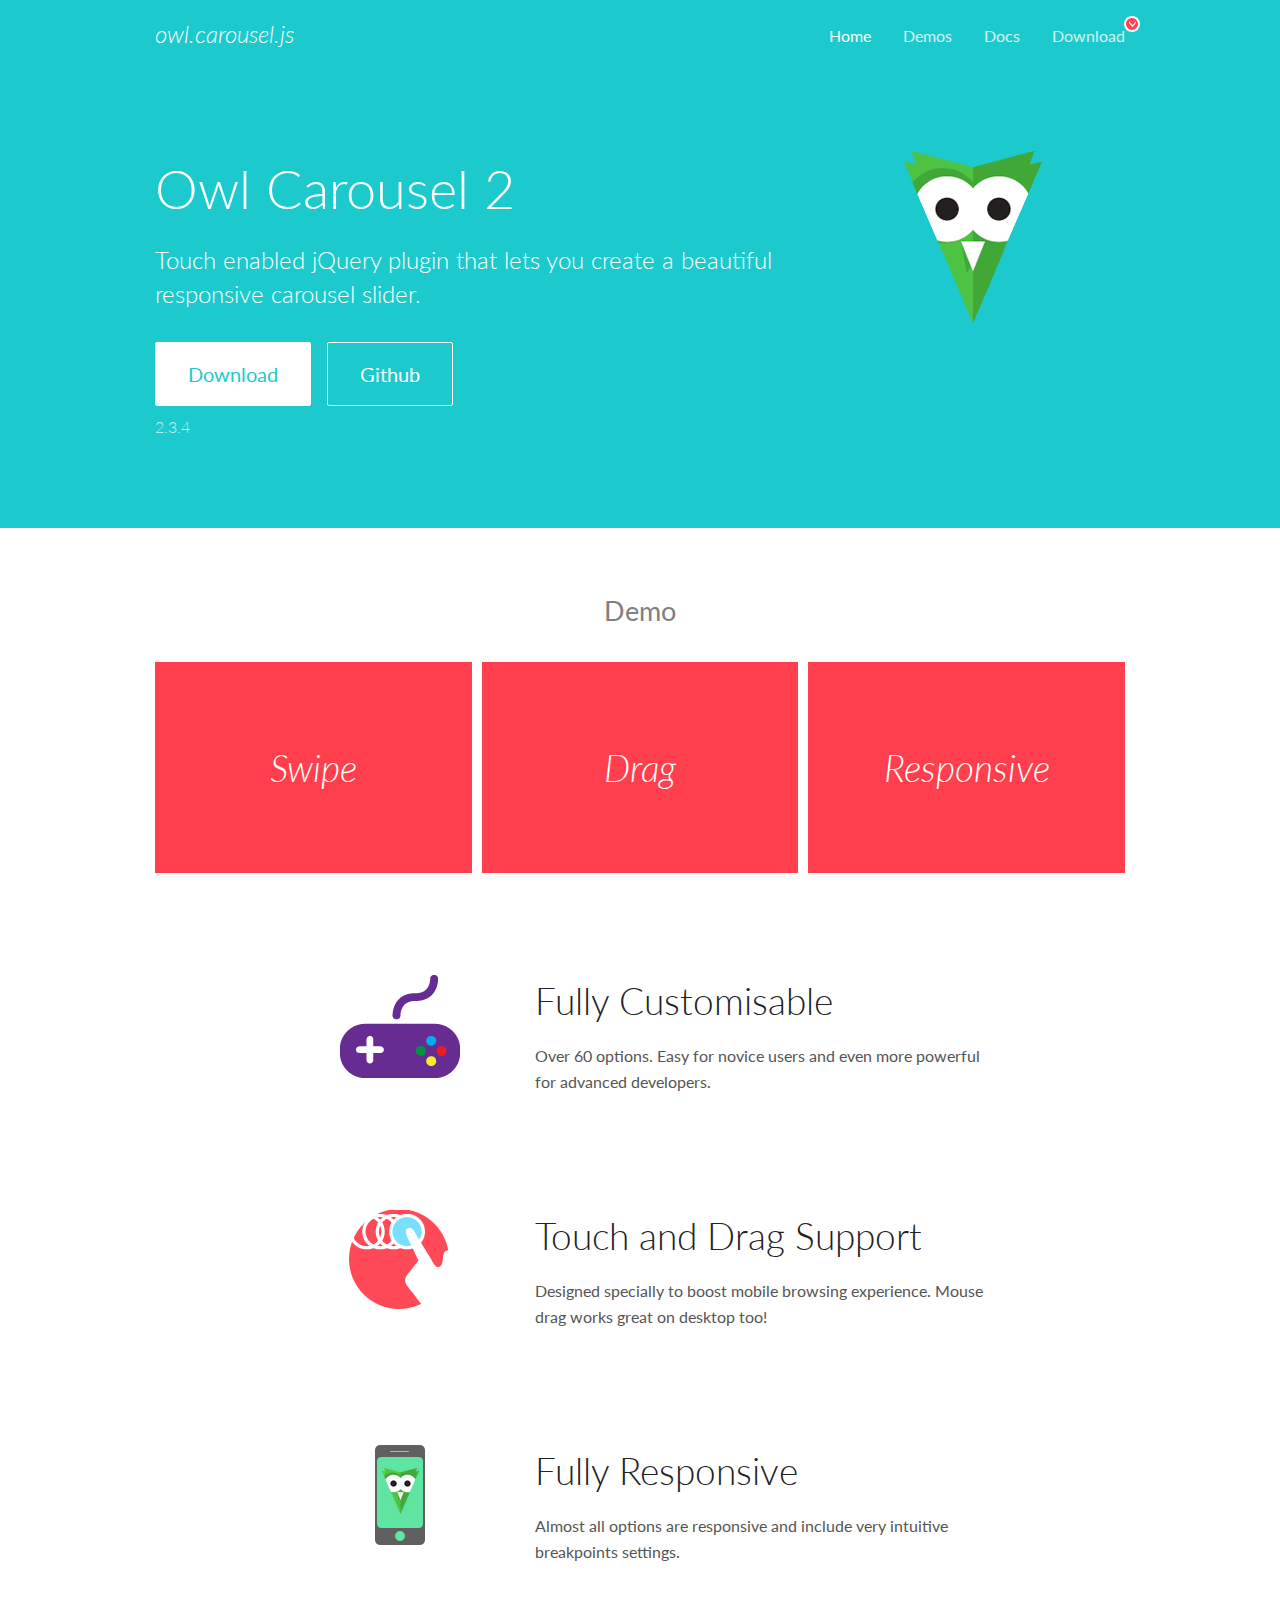
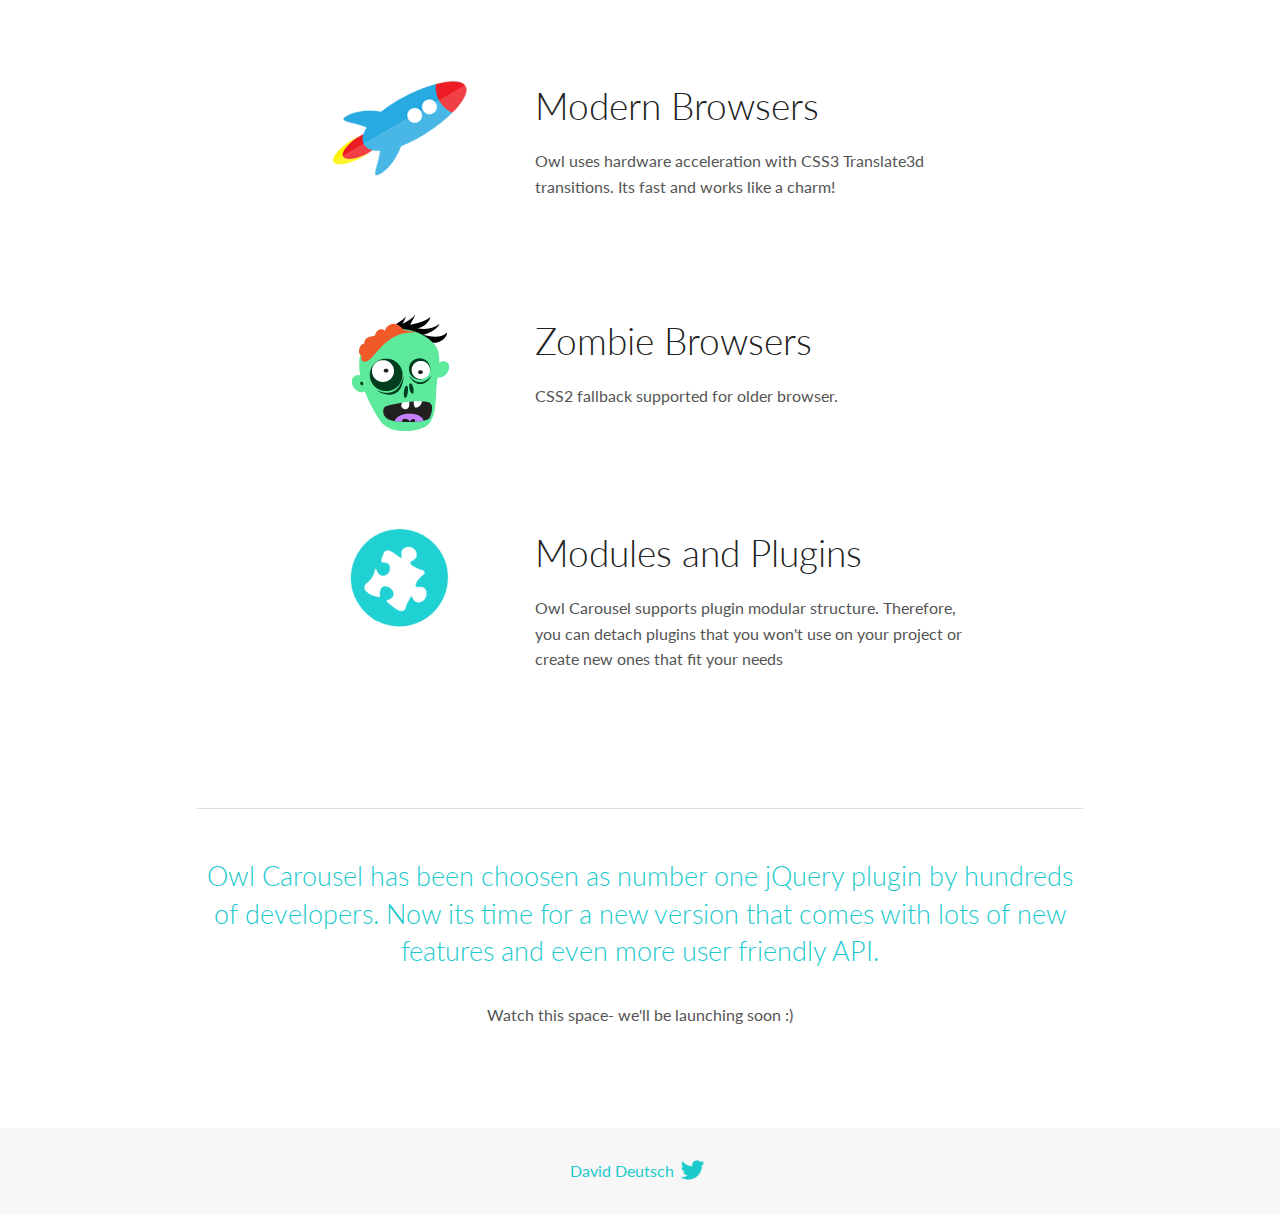
<file: OwlCarousel2-2.3.4/OwlCarousel2-2.3.4/docs/index.html>
<!DOCTYPE html>
<html lang="en">
  <head>

    <!-- head -->
    <meta charset="utf-8">
    <meta name="msapplication-tap-highlight" content="no" />
    <meta name="viewport" content="width=device-width, initial-scale=1.0" />
    <meta name="description" content="Touch enabled jQuery plugin that lets you create beautiful responsive carousel slider.">
    <meta name="author" content="David Deutsch">
    <title>
      Home | Owl Carousel | 2.3.4
    </title>

    <!-- Stylesheets -->
    <link href='https://fonts.googleapis.com/css?family=Lato:300,400,700,400italic,300italic' rel='stylesheet' type='text/css'>
    <link rel="stylesheet" href="assets/css/docs.theme.min.css">

    <!-- Owl Stylesheets -->
    <link rel="stylesheet" href="assets/owlcarousel/assets/owl.carousel.min.css">
    <link rel="stylesheet" href="assets/owlcarousel/assets/owl.theme.default.min.css">

    <!-- HTML5 shim and Respond.js IE8 support of HTML5 elements and media queries -->

    <!--[if lt IE 9]>
      <script src="https://oss.maxcdn.com/libs/html5shiv/3.7.0/html5shiv.js"></script>
      <script src="https://oss.maxcdn.com/libs/respond.js/1.3.0/respond.min.js"></script>
    <![endif]-->

    <!-- Favicons -->
    <link rel="apple-touch-icon-precomposed" sizes="144x144" href="assets/ico/apple-touch-icon-144-precomposed.png">
    <link rel="shortcut icon" href="assets/ico/favicon.png">
    <link rel="shortcut icon" href="favicon.ico">

    <!-- Yeah i know js should not be in header. Its required for demos.-->

    <!-- javascript -->
    <script src="assets/vendors/jquery.min.js"></script>
    <script src="assets/owlcarousel/owl.carousel.js"></script>
  </head>
  <body>

    <!-- header -->
    <header class="header">
      <div class="row">
        <div class="large-12 columns">
          <div class="brand left">
            <h3>
              <a href="/OwlCarousel2/">owl.carousel.js</a> 
            </h3>
          </div>
          <a id="toggle-nav" class="right">
            <span></span> <span></span> <span></span> 
          </a> 
          <div class="nav-bar">
            <ul class="clearfix">
              <li class="active">
                <a href="/OwlCarousel2/index.html">Home</a> 
              </li>
              <li> <a href="/OwlCarousel2/demos/demos.html">Demos</a>  </li>
              <li> <a href="/OwlCarousel2/docs/started-welcome.html">Docs</a>  </li>
              <li>
                <a href="https://github.com/OwlCarousel2/OwlCarousel2/archive/2.3.4.zip">Download</a> 
                <span class="download"></span> 
              </li>
            </ul>
          </div>
        </div>
      </div>
    </header>

    <!-- home panel -->
    <section id="hero">
      <div class="row">
        <div class="large-8 medium-8 columns">
          <h1>Owl Carousel 2</h1>
          <h4>Touch enabled jQuery plugin that lets you create a beautiful responsive carousel slider.</h4>
          <a href="https://github.com/OwlCarousel2/OwlCarousel2/archive/2.3.4.zip" class="hero-button">Download</a> 
          <a href="https://github.com/OwlCarousel2/OwlCarousel2" class="hero-button outline">Github</a> 
          <p>2.3.4</p>
        </div>
        <div class="large-4 medium-4 columns">
          <img class="owl-logo" src="assets/img/owl-logo.png" alt="mr. Owl">
        </div>
      </div>
    </section>

    <!-- body -->
    <div class="home-demo">
      <div class="row">
        <div class="large-12 columns">
          <h3>Demo</h3>
          <div class="owl-carousel">
            <div class="item">
              <h2>Swipe</h2>
            </div>
            <div class="item">
              <h2>Drag</h2>
            </div>
            <div class="item">
              <h2>Responsive</h2>
            </div>
            <div class="item">
              <h2>CSS3</h2>
            </div>
            <div class="item">
              <h2>Fast</h2>
            </div>
            <div class="item">
              <h2>Easy</h2>
            </div>
            <div class="item">
              <h2>Free</h2>
            </div>
            <div class="item">
              <h2>Upgradable</h2>
            </div>
            <div class="item">
              <h2>Tons of options</h2>
            </div>
            <div class="item">
              <h2>Infinity</h2>
            </div>
            <div class="item">
              <h2>Auto Width</h2>
            </div>
          </div>
        </div>
      </div>
    </div>
    <script>
      var owl = $('.owl-carousel');
      owl.owlCarousel({
        margin: 10,
        loop: true,
        responsive: {
          0: {
            items: 1
          },
          600: {
            items: 2
          },
          1000: {
            items: 3
          }
        }
      })
    </script>

    <!-- features -->
    <div id="features">
      <div class="row">
        <div class="small-12 medium-9 small-centered columns">
          <section class="row feature">
            <div class="medium-4 small-12 columns">
              <img src="assets/img/feature-options.png" alt="">
            </div>
            <div class="medium-8 small-12 columns">
              <h2>Fully Customisable</h2>
              <p>Over 60 options. Easy for novice users and even more powerful for advanced developers.</p>
            </div>
          </section>
          <section class="row feature">
            <div class="medium-4 small-12 columns">
              <img src="assets/img/feature-drag.png" alt="">
            </div>
            <div class="medium-8 small-12 columns">
              <h2>Touch and Drag Support</h2>
              <p>Designed specially to boost mobile browsing experience. Mouse drag works great on desktop too!</p>
            </div>
          </section>
          <section class="row feature">
            <div class="medium-4 small-12 columns">
              <img src="assets/img/feature-responsive.png" alt="">
            </div>
            <div class="medium-8 small-12 columns">
              <h2>Fully Responsive</h2>
              <p>Almost all options are responsive and include very intuitive breakpoints settings.</p>
            </div>
          </section>
          <section class="row feature">
            <div class="medium-4 small-12 columns">
              <img src="assets/img/feature-modern.png" alt="">
            </div>
            <div class="medium-8 small-12 columns">
              <h2>Modern Browsers</h2>
              <p>Owl uses hardware acceleration with CSS3 Translate3d transitions. Its fast and works like a charm! </p>
            </div>
          </section>
          <section class="row feature">
            <div class="medium-4 small-12 columns">
              <img src="assets/img/feature-zombie.png" alt="">
            </div>
            <div class="medium-8 small-12 columns">
              <h2>Zombie Browsers</h2>
              <p>CSS2 fallback supported for older browser.</p>
            </div>
          </section>
          <section class="row feature">
            <div class="medium-4 small-12 columns">
              <img src="assets/img/feature-module.png" alt="">
            </div>
            <div class="medium-8 small-12 columns">
              <h2>Modules and Plugins</h2>
              <p>Owl Carousel supports plugin modular structure. Therefore, you can detach plugins that you won&#x27;t use on your project or create new ones that fit your needs</p>
            </div>
          </section>
        </div>
      </div>
    </div>

    <!-- footer -->
    <section id="teaser-text">
      <div class="row">
        <div class="small-12 medium-11 small-centered columns">
          <hr>
          <h3 id="owl-carousel-has-been-choosen-as-number-one-jquery-plugin-by-hundreds-of-developers-now-its-time-for-a-new-version-that-comes-with-lots-of-new-features-and-even-more-user-friendly-api-">Owl Carousel has been choosen as number one jQuery plugin by hundreds of developers. Now its time for a new version that comes with lots of new features and even more user friendly API.</h3>
          <p>Watch this space- we&#39;ll be launching soon :)</p>
        </div>
      </div>
    </section>

    <!-- footer -->
    <footer class="footer">
      <div class="row">
        <div class="large-12 columns">
          <h5>
            <a href="/OwlCarousel2/docs/support-contact.html">David Deutsch</a> 
            <a id="custom-tweet-button" href="https://twitter.com/share?url=https://github.com/OwlCarousel2/OwlCarousel2&text=Owl Carousel - This is so awesome! " target="_blank"></a> 
          </h5>
        </div>
      </div>
    </footer>

    <!-- vendors -->
    <script src="assets/vendors/highlight.js"></script>
    <script src="assets/js/app.js"></script>
  </body>
</html>
</file>
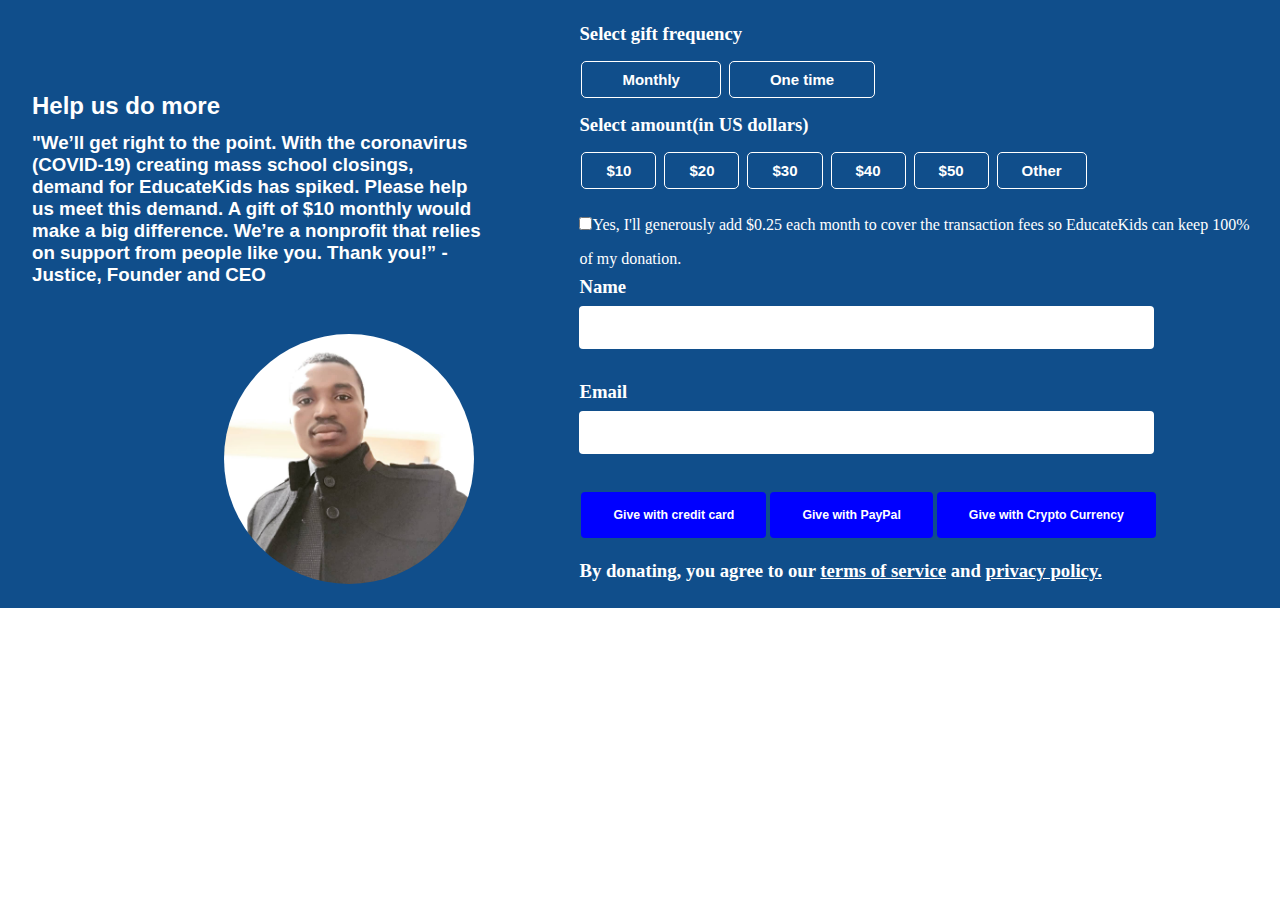
<file: donate.html>
<!DOCTYPE html>
<html lang="en">
<head>
    <meta charset="UTF-8">
    <meta name="viewport" content="width=device-width, initial-scale=1.0">
    <title>Document</title>
    <link rel="stylesheet" href="./css/donate.css">
</head>
<body>
    <form>
    <div class="myform">
        <div class="text">
            <h2 class="text1">Help us do more</h2>
            <h3 class="text2">"We’ll get right to the point. With the coronavirus (COVID-19) creating mass school closings, demand for EducateKids has spiked. Please help us meet this demand. A gift of $10 monthly would make a big difference. We’re a nonprofit that relies on support from people like you. Thank you!” - Justice, Founder and CEO
            </h3>
            <img src="./asset/justice.jpg.jpg" alt="" width="250" height="250">
        </div>
        <div class="items">
            <h3>
                Select gift frequency
            </h3>
            <div class="btn1">
            <button>Monthly</button>
            <button>One time</button>
            </div>
            <h3>Select amount(in US dollars)</h3>
                <div class="btn2">
                    <button>$10</button>
                    <button>$20</button>
                    <button>$30</button>
                    <button>$40</button>
                    <button>$50</button>
                    <button>Other</button>
                </div>
                <label for="yesbox"><input id="yesbox" type="checkbox" name="box">Yes, I'll generously add $0.25 each month to cover the transaction fees so EducateKids can keep 100% of my donation.</label>
                <h3>Name</h3>
                <input type="text" name="Name" placeholder="" class="name">
                <h3>Email</h3>
                <input type="email" name="email" placeholder="" class="name"><br/>
                
                <button class="btn3">Give with credit card</button><span><button class="btn3">Give with PayPal</button><button class="btn3">Give with Crypto Currency</button></span>
            
                <h3>By donating, you agree to our <u>terms of service</u> and <u>privacy policy.</u></h3>
        </div>
    </div>
    </form>
</body>
</html>
</file>
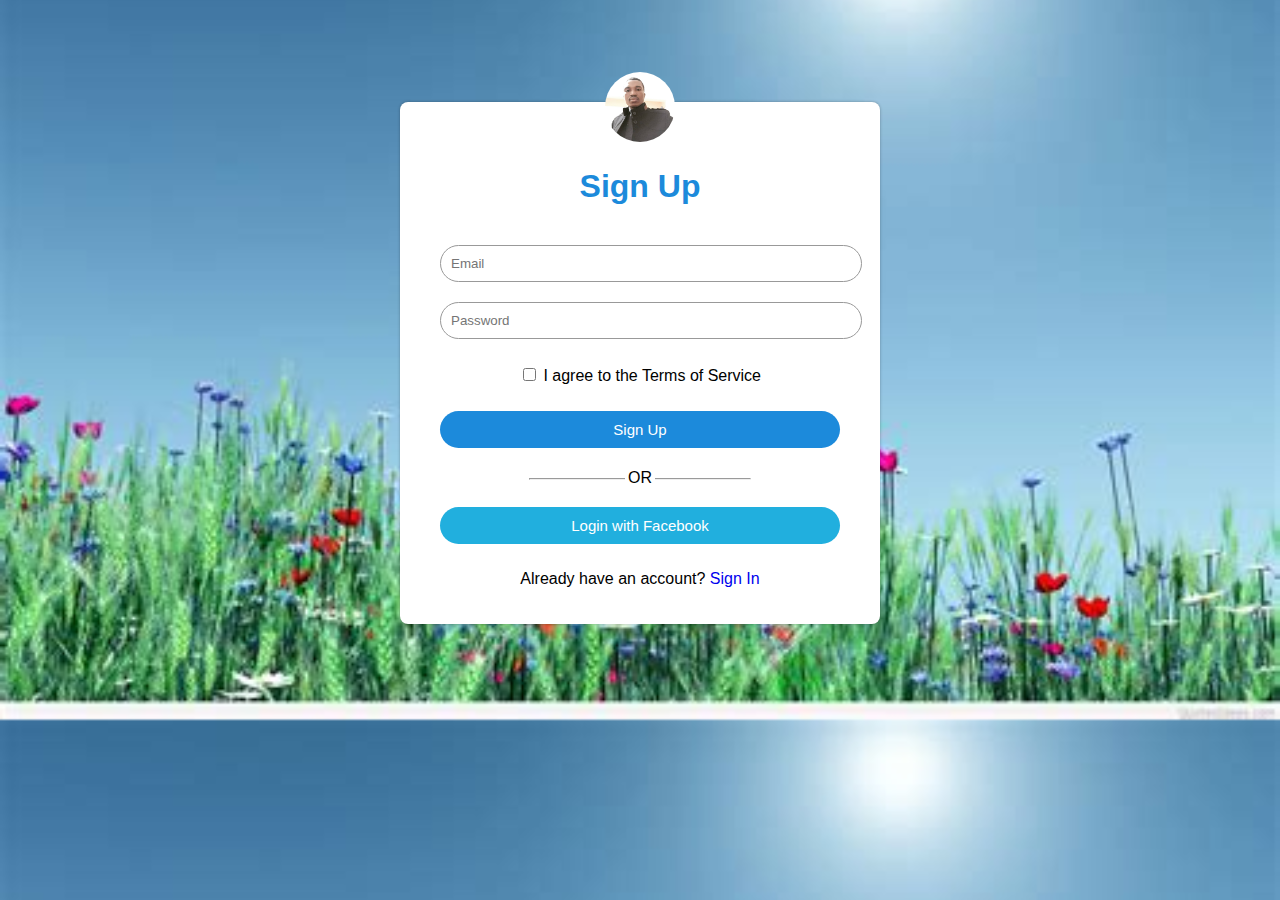
<file: signUp.html>
<!DOCTYPE html>
<html lang="en">
<head>
    <meta charset="UTF-8">
    <meta name="viewport" content="width=device-width, initial-scale=1.0">
    <title>Sign Up</title>
    <link rel="stylesheet" href="./css/signup.css">
</head>
<body>

    <div class="signup">
        <img src="./asset/justice.jpg.jpg" alt="" width="70" height="70">
        <h1>Sign Up</h1>
        <form>
            <input type="email" placeholder="Email" class="my-input" required>
            <input type="password" name="password" placeholder="Password" class="my-input" required>
            <p><span><input type="checkbox"></span> I agree to the Terms of Service</p>
            <button class="btn1">Sign Up</button>
            <hr>
            <p class="or">OR</p>
            <button class="btn2">Login with Facebook</button>
            <p>Already have an account? <a href="#">Sign In</a></p>
        </form>
    </div>

</body>
</html>
</file>
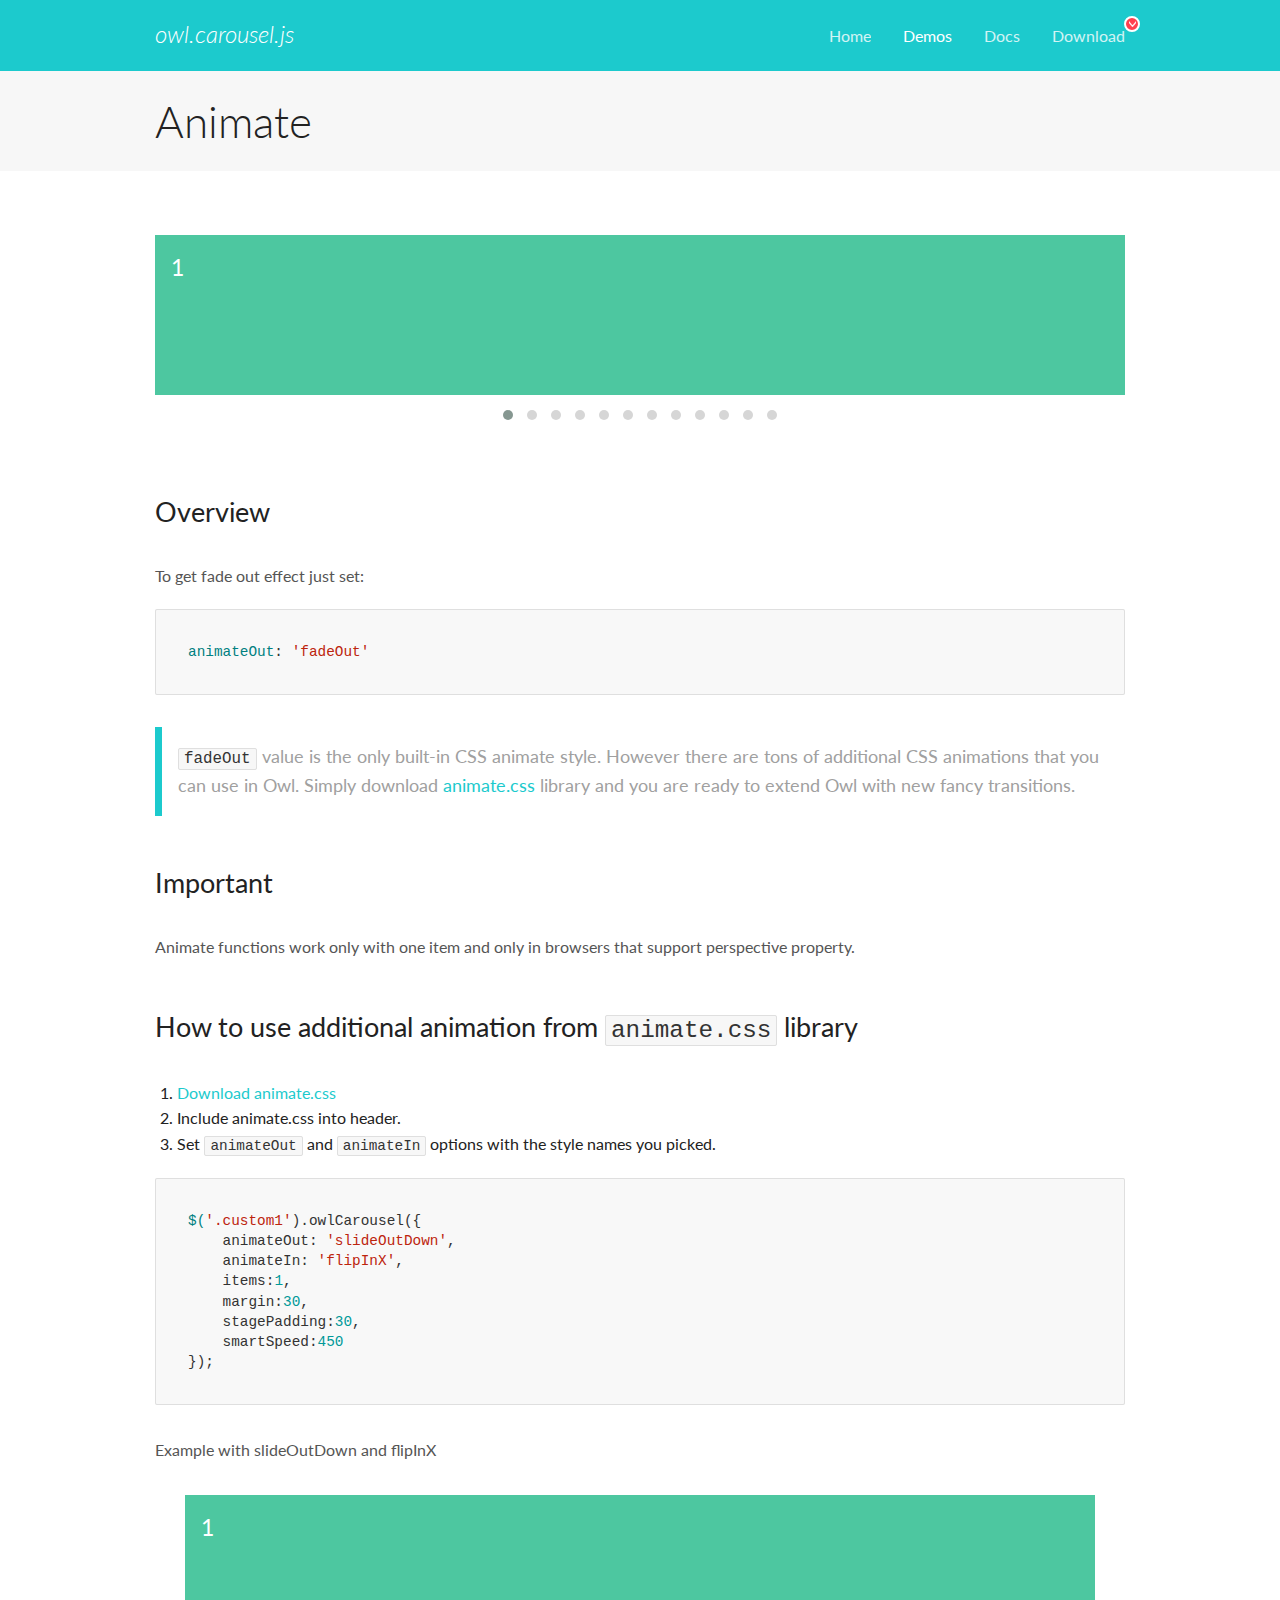
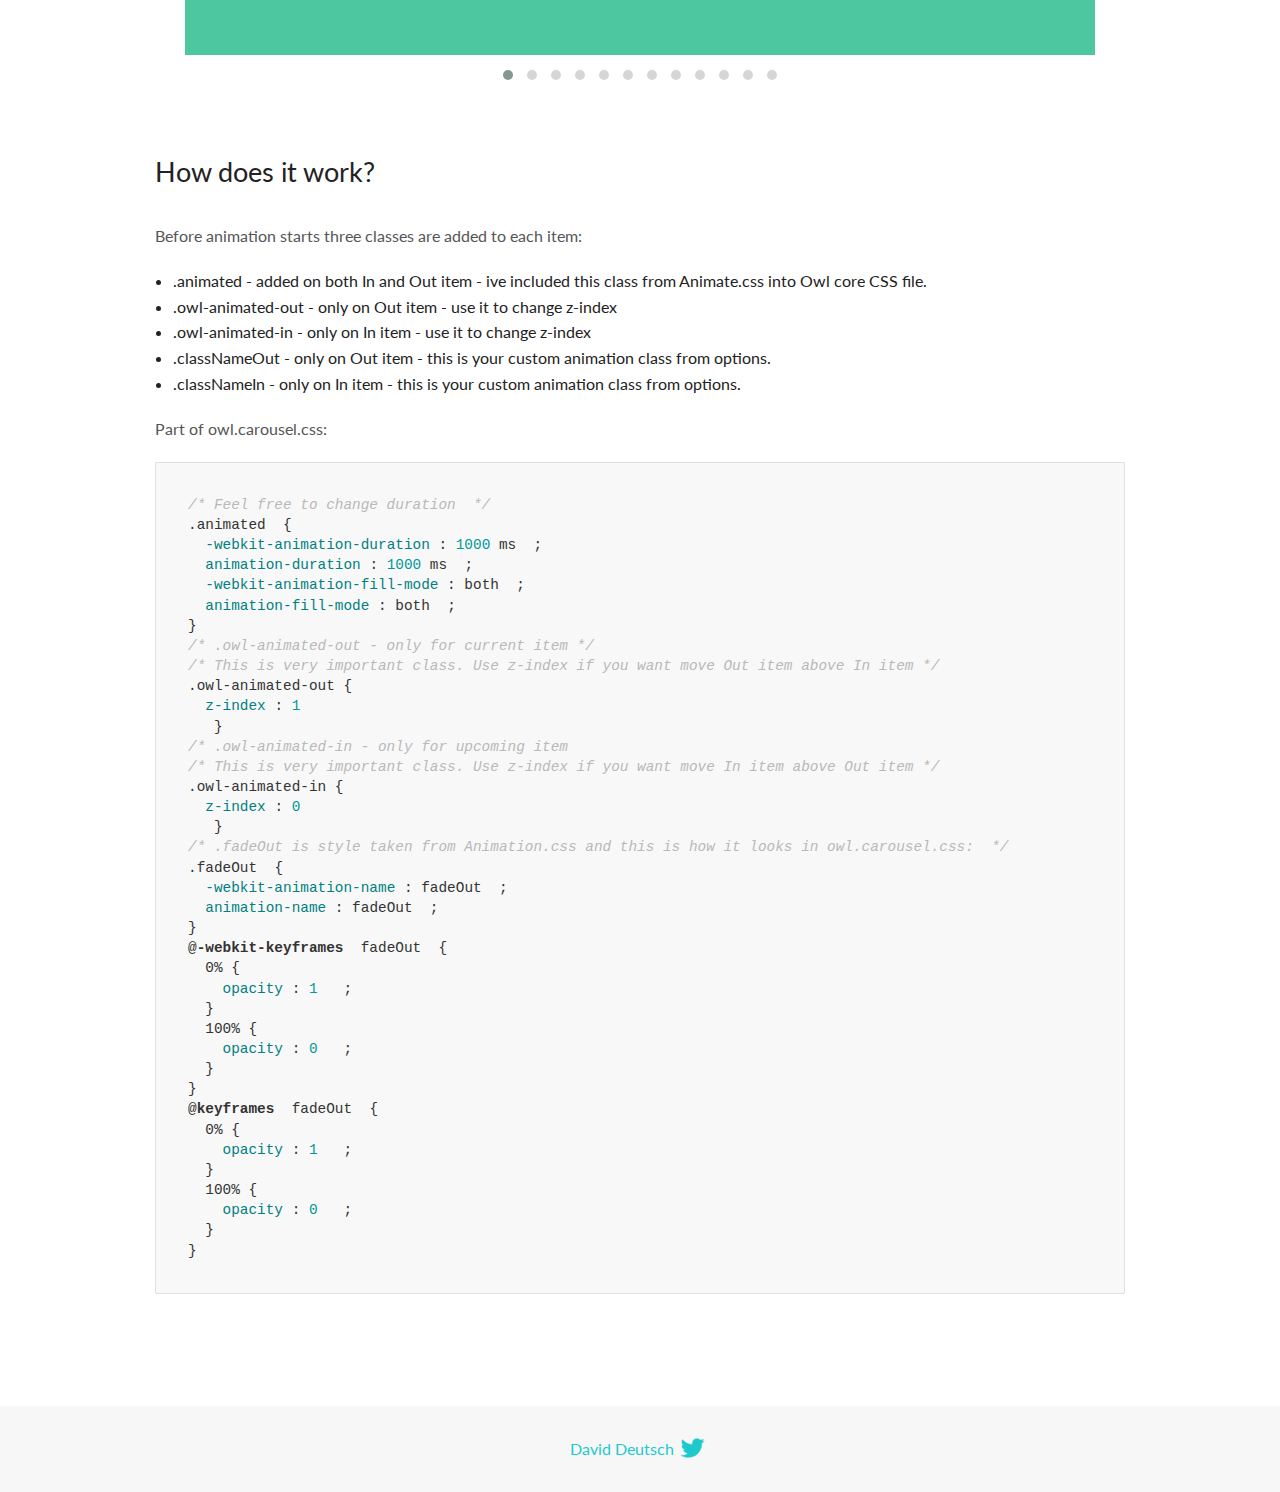
<file: OwlCarousel2-2.3.4/OwlCarousel2-2.3.4/docs/demos/animate.html>
<!DOCTYPE html>
<html lang="en">
  <head>

    <!-- head -->
    <meta charset="utf-8">
    <meta name="msapplication-tap-highlight" content="no" />
    <meta name="viewport" content="width=device-width, initial-scale=1.0" />
    <meta name="description" content="Animate carousel">
    <meta name="author" content="David Deutsch">
    <title>
      Animate Demo | Owl Carousel | 2.3.4
    </title>

    <!-- Stylesheets -->
    <link href='https://fonts.googleapis.com/css?family=Lato:300,400,700,400italic,300italic' rel='stylesheet' type='text/css'>
    <link rel="stylesheet" href="../assets/css/docs.theme.min.css">

    <!-- Owl Stylesheets -->
    <link rel="stylesheet" href="../assets/owlcarousel/assets/owl.carousel.min.css">
    <link rel="stylesheet" href="../assets/owlcarousel/assets/owl.theme.default.min.css">

    <!-- HTML5 shim and Respond.js IE8 support of HTML5 elements and media queries -->

    <!--[if lt IE 9]>
      <script src="https://oss.maxcdn.com/libs/html5shiv/3.7.0/html5shiv.js"></script>
      <script src="https://oss.maxcdn.com/libs/respond.js/1.3.0/respond.min.js"></script>
    <![endif]-->

    <!-- Favicons -->
    <link rel="apple-touch-icon-precomposed" sizes="144x144" href="../assets/ico/apple-touch-icon-144-precomposed.png">
    <link rel="shortcut icon" href="../assets/ico/favicon.png">
    <link rel="shortcut icon" href="favicon.ico">

    <!-- Yeah i know js should not be in header. Its required for demos.-->

    <!-- javascript -->
    <script src="../assets/vendors/jquery.min.js"></script>
    <script src="../assets/owlcarousel/owl.carousel.js"></script>
  </head>
  <body>

    <!-- header -->
    <header class="header">
      <div class="row">
        <div class="large-12 columns">
          <div class="brand left">
            <h3>
              <a href="/OwlCarousel2/">owl.carousel.js</a> 
            </h3>
          </div>
          <a id="toggle-nav" class="right">
            <span></span> <span></span> <span></span> 
          </a> 
          <div class="nav-bar">
            <ul class="clearfix">
              <li> <a href="/OwlCarousel2/index.html">Home</a>  </li>
              <li class="active">
                <a href="/OwlCarousel2/demos/demos.html">Demos</a> 
              </li>
              <li> <a href="/OwlCarousel2/docs/started-welcome.html">Docs</a>  </li>
              <li>
                <a href="https://github.com/OwlCarousel2/OwlCarousel2/archive/2.3.4.zip">Download</a> 
                <span class="download"></span> 
              </li>
            </ul>
          </div>
        </div>
      </div>
    </header>

    <!-- title -->
    <section class="title">
      <div class="row">
        <div class="large-12 columns">
          <h1>Animate</h1>
        </div>
      </div>
    </section>

    <!--  Demos -->
    <section id="demos">
      <div class="row">
        <div class="large-12 columns">
          <div class="fadeOut owl-carousel owl-theme">
            <div class="item">
              <h4>1</h4>
            </div>
            <div class="item">
              <h4>2</h4>
            </div>
            <div class="item">
              <h4>3</h4>
            </div>
            <div class="item">
              <h4>4</h4>
            </div>
            <div class="item">
              <h4>5</h4>
            </div>
            <div class="item">
              <h4>6</h4>
            </div>
            <div class="item">
              <h4>7</h4>
            </div>
            <div class="item">
              <h4>8</h4>
            </div>
            <div class="item">
              <h4>9</h4>
            </div>
            <div class="item">
              <h4>10</h4>
            </div>
            <div class="item">
              <h4>11</h4>
            </div>
            <div class="item">
              <h4>12</h4>
            </div>
          </div>
          <h3 id="overview">Overview</h3>
          <p>To get fade out effect just set:</p>
          <pre><code>animateOut: &#39;fadeOut&#39;</code></pre>
          <blockquote>
            <p><code>fadeOut</code> value is the only built-in CSS animate style. However there are tons of additional CSS animations that you can use in Owl. Simply download
              <a href="https://daneden.github.io/animate.css/">animate.css</a>  library and you are ready to extend Owl with new fancy transitions.</p>
          </blockquote>
          <h3 id="important">Important</h3>
          <p>Animate functions work only with one item and only in browsers that support perspective property.</p>
          <h3 id="how-to-use-additional-animation-from-animate-css-library">How to use additional animation from <code>animate.css</code> library</h3>
          <ol>
            <li> <a href="https://daneden.github.io/animate.css/">Download animate.css</a>  </li>
            <li>Include animate.css into header.</li>
            <li>Set <code>animateOut</code> and <code>animateIn</code> options with the style names you picked.</li>
          </ol>
          <pre><code>$(&#39;.custom1&#39;).owlCarousel({
    animateOut: &#39;slideOutDown&#39;,
    animateIn: &#39;flipInX&#39;,
    items:1,
    margin:30,
    stagePadding:30,
    smartSpeed:450
});</code></pre>
          <p>Example with slideOutDown and flipInX</p>
          <div class="custom1 owl-carousel owl-theme">
            <div class="item">
              <h4>1</h4>
            </div>
            <div class="item">
              <h4>2</h4>
            </div>
            <div class="item">
              <h4>3</h4>
            </div>
            <div class="item">
              <h4>4</h4>
            </div>
            <div class="item">
              <h4>5</h4>
            </div>
            <div class="item">
              <h4>6</h4>
            </div>
            <div class="item">
              <h4>7</h4>
            </div>
            <div class="item">
              <h4>8</h4>
            </div>
            <div class="item">
              <h4>9</h4>
            </div>
            <div class="item">
              <h4>10</h4>
            </div>
            <div class="item">
              <h4>11</h4>
            </div>
            <div class="item">
              <h4>12</h4>
            </div>
          </div>
          <h3 id="how-does-it-work-">How does it work?</h3>
          <p>Before animation starts three classes are added to each item:</p>
          <ul>
            <li>.animated - added on both In and Out item - ive included this class from Animate.css into Owl core CSS file.</li>
            <li>.owl-animated-out - only on Out item - use it to change z-index</li>
            <li>.owl-animated-in - only on In item - use it to change z-index</li>
            <li>.classNameOut - only on Out item - this is your custom animation class from options.</li>
            <li>.classNameIn - only on In item - this is your custom animation class from options.</li>
          </ul>
          <p>Part of owl.carousel.css:</p>
          <pre><code class="language-css"><span class="comment">/* Feel free to change duration  */</span> 
<span class="class">.animated</span>  <span class="rules">{
  <span class="rule"><span class="attribute">-webkit-animation-duration</span> :<span class="value"> <span class="number">1000</span> ms</span> </span> ;
  <span class="rule"><span class="attribute">animation-duration</span> :<span class="value"> <span class="number">1000</span> ms</span> </span> ;
  <span class="rule"><span class="attribute">-webkit-animation-fill-mode</span> :<span class="value"> both</span> </span> ;
  <span class="rule"><span class="attribute">animation-fill-mode</span> :<span class="value"> both</span> </span> ;
<span class="rule">}</span> </span> 
<span class="comment">/* .owl-animated-out - only for current item */</span> 
<span class="comment">/* This is very important class. Use z-index if you want move Out item above In item */</span> 
<span class="class">.owl-animated-out</span> <span class="rules">{
  <span class="rule"><span class="attribute">z-index</span> :<span class="value"> <span class="number">1</span> 
</span> </span> </span> }
<span class="comment">/* .owl-animated-in - only for upcoming item
/* This is very important class. Use z-index if you want move In item above Out item */</span> 
<span class="class">.owl-animated-in</span> <span class="rules">{
  <span class="rule"><span class="attribute">z-index</span> :<span class="value"> <span class="number">0</span> 
</span> </span> </span> }
<span class="comment">/* .fadeOut is style taken from Animation.css and this is how it looks in owl.carousel.css:  */</span> 
<span class="class">.fadeOut</span>  <span class="rules">{
  <span class="rule"><span class="attribute">-webkit-animation-name</span> :<span class="value"> fadeOut</span> </span> ;
  <span class="rule"><span class="attribute">animation-name</span> :<span class="value"> fadeOut</span> </span> ;
<span class="rule">}</span> </span> 
<span class="at_rule">@<span class="keyword">-webkit-keyframes</span>  fadeOut </span> {
  0% <span class="rules">{
    <span class="rule"><span class="attribute">opacity</span> :<span class="value"> <span class="number">1</span> </span> </span> ;
  <span class="rule">}</span> </span> 
  100% <span class="rules">{
    <span class="rule"><span class="attribute">opacity</span> :<span class="value"> <span class="number">0</span> </span> </span> ;
  <span class="rule">}</span> </span> 
}
<span class="at_rule">@<span class="keyword">keyframes</span>  fadeOut </span> {
  0% <span class="rules">{
    <span class="rule"><span class="attribute">opacity</span> :<span class="value"> <span class="number">1</span> </span> </span> ;
  <span class="rule">}</span> </span> 
  100% <span class="rules">{
    <span class="rule"><span class="attribute">opacity</span> :<span class="value"> <span class="number">0</span> </span> </span> ;
  <span class="rule">}</span> </span> 
}</code></pre>
          <link rel="stylesheet" href="../assets/css/animate.css">
          <script>
            jQuery(document).ready(function($) {
              $('.fadeOut').owlCarousel({
                items: 1,
                animateOut: 'fadeOut',
                loop: true,
                margin: 10,
              });
              $('.custom1').owlCarousel({
                animateOut: 'slideOutDown',
                animateIn: 'flipInX',
                items: 1,
                margin: 30,
                stagePadding: 30,
                smartSpeed: 450
              });
            });
          </script>
        </div>
      </div>
    </section>

    <!-- footer -->
    <footer class="footer">
      <div class="row">
        <div class="large-12 columns">
          <h5>
            <a href="/OwlCarousel2/docs/support-contact.html">David Deutsch</a> 
            <a id="custom-tweet-button" href="https://twitter.com/share?url=https://github.com/OwlCarousel2/OwlCarousel2&text=Owl Carousel - This is so awesome! " target="_blank"></a> 
          </h5>
        </div>
      </div>
    </footer>

    <!-- vendors -->
    <script src="../assets/vendors/highlight.js"></script>
    <script src="../assets/js/app.js"></script>
  </body>
</html>
</file>
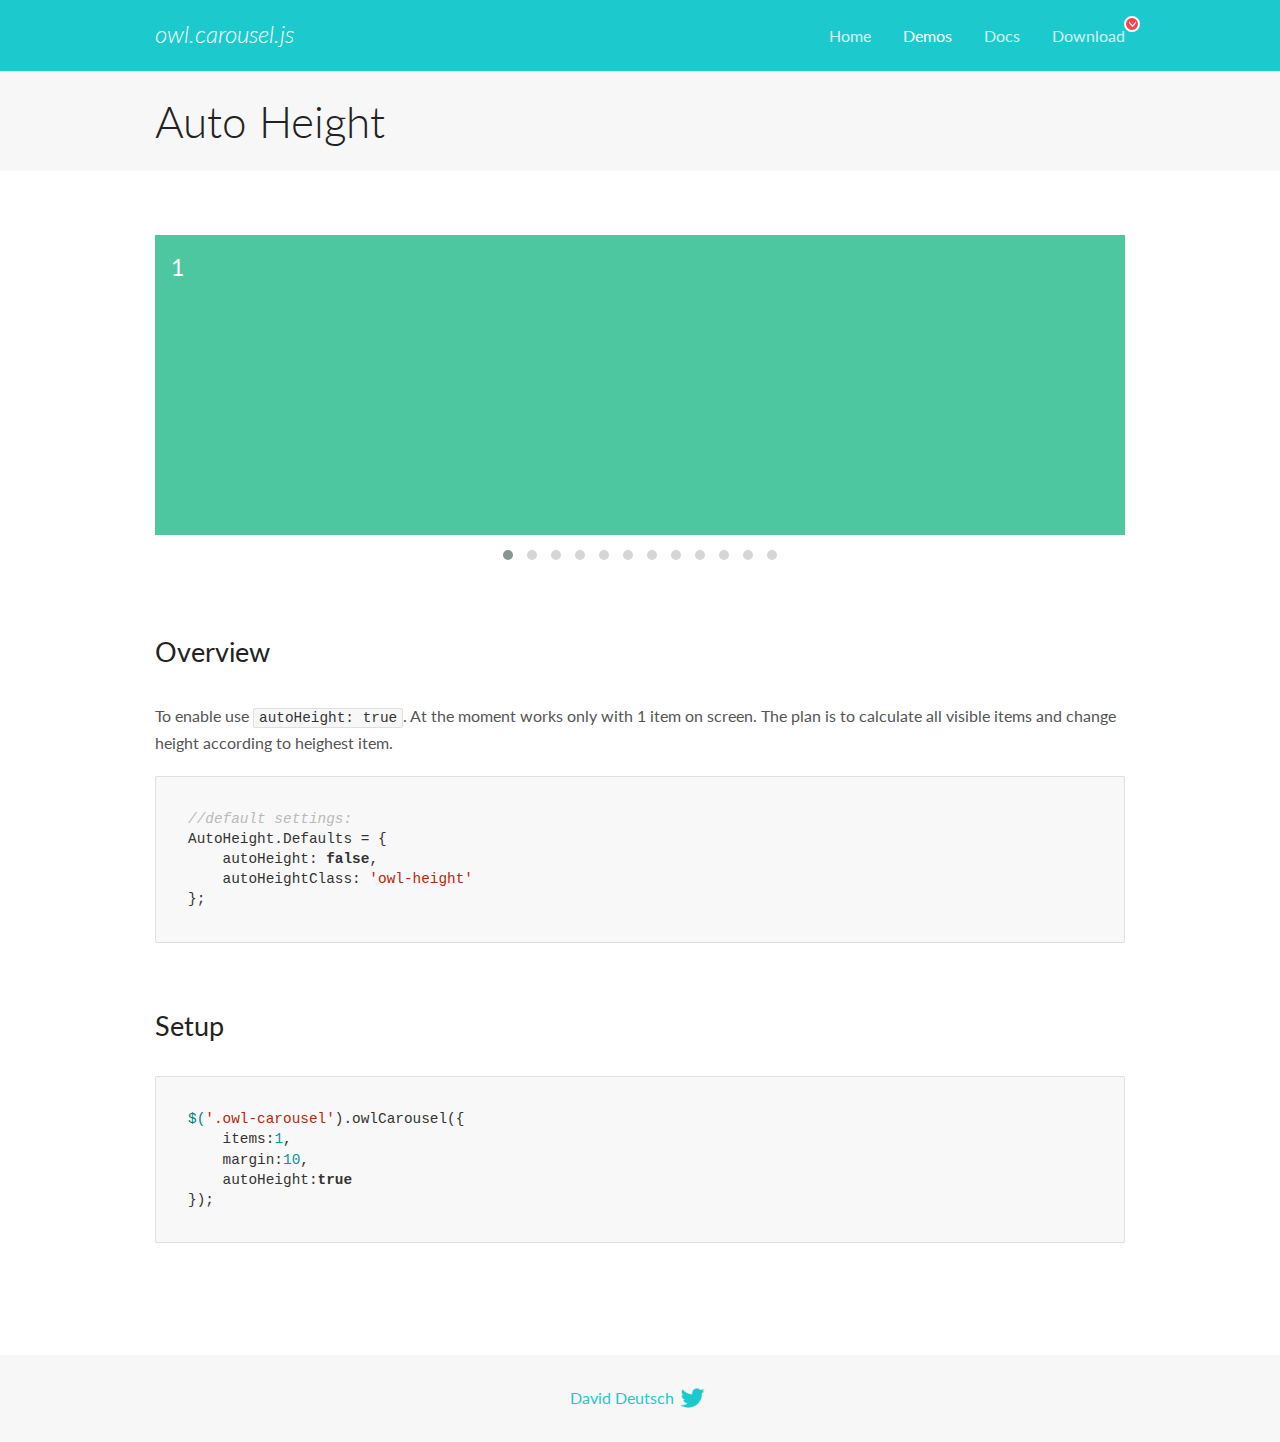
<file: OwlCarousel2-2.3.4/OwlCarousel2-2.3.4/docs/demos/autoheight.html>
<!DOCTYPE html>
<html lang="en">
  <head>

    <!-- head -->
    <meta charset="utf-8">
    <meta name="msapplication-tap-highlight" content="no" />
    <meta name="viewport" content="width=device-width, initial-scale=1.0" />
    <meta name="description" content="autoHeight usage demo">
    <meta name="author" content="David Deutsch">
    <title>
      Auto Height Demo | Owl Carousel | 2.3.4
    </title>

    <!-- Stylesheets -->
    <link href='https://fonts.googleapis.com/css?family=Lato:300,400,700,400italic,300italic' rel='stylesheet' type='text/css'>
    <link rel="stylesheet" href="../assets/css/docs.theme.min.css">

    <!-- Owl Stylesheets -->
    <link rel="stylesheet" href="../assets/owlcarousel/assets/owl.carousel.min.css">
    <link rel="stylesheet" href="../assets/owlcarousel/assets/owl.theme.default.min.css">

    <!-- HTML5 shim and Respond.js IE8 support of HTML5 elements and media queries -->

    <!--[if lt IE 9]>
      <script src="https://oss.maxcdn.com/libs/html5shiv/3.7.0/html5shiv.js"></script>
      <script src="https://oss.maxcdn.com/libs/respond.js/1.3.0/respond.min.js"></script>
    <![endif]-->

    <!-- Favicons -->
    <link rel="apple-touch-icon-precomposed" sizes="144x144" href="../assets/ico/apple-touch-icon-144-precomposed.png">
    <link rel="shortcut icon" href="../assets/ico/favicon.png">
    <link rel="shortcut icon" href="favicon.ico">

    <!-- Yeah i know js should not be in header. Its required for demos.-->

    <!-- javascript -->
    <script src="../assets/vendors/jquery.min.js"></script>
    <script src="../assets/owlcarousel/owl.carousel.js"></script>
  </head>
  <body>

    <!-- header -->
    <header class="header">
      <div class="row">
        <div class="large-12 columns">
          <div class="brand left">
            <h3>
              <a href="/OwlCarousel2/">owl.carousel.js</a> 
            </h3>
          </div>
          <a id="toggle-nav" class="right">
            <span></span> <span></span> <span></span> 
          </a> 
          <div class="nav-bar">
            <ul class="clearfix">
              <li> <a href="/OwlCarousel2/index.html">Home</a>  </li>
              <li class="active">
                <a href="/OwlCarousel2/demos/demos.html">Demos</a> 
              </li>
              <li> <a href="/OwlCarousel2/docs/started-welcome.html">Docs</a>  </li>
              <li>
                <a href="https://github.com/OwlCarousel2/OwlCarousel2/archive/2.3.4.zip">Download</a> 
                <span class="download"></span> 
              </li>
            </ul>
          </div>
        </div>
      </div>
    </header>

    <!-- title -->
    <section class="title">
      <div class="row">
        <div class="large-12 columns">
          <h1>Auto Height</h1>
        </div>
      </div>
    </section>

    <!--  Demos -->
    <section id="demos">
      <div class="row">
        <div class="large-12 columns">
          <div class="owl-carousel owl-theme">
            <div class="item" style="height:300px">
              <h4>1</h4>
            </div>
            <div class="item" style="height:100px">
              <h4>2</h4>
            </div>
            <div class="item" style="height:500px">
              <h4>3</h4>
            </div>
            <div class="item" style="height:250px">
              <h4>4</h4>
            </div>
            <div class="item" style="height:400px">
              <h4>5</h4>
            </div>
            <div class="item" style="height:500px">
              <h4>6</h4>
            </div>
            <div class="item" style="height:600px">
              <h4>7</h4>
            </div>
            <div class="item" style="height:400px">
              <h4>8</h4>
            </div>
            <div class="item" style="height:300px">
              <h4>9</h4>
            </div>
            <div class="item" style="height:350px">
              <h4>10</h4>
            </div>
            <div class="item" style="height:200px">
              <h4>11</h4>
            </div>
            <div class="item" style="height:150px">
              <h4>12</h4>
            </div>
          </div>
          <h3 id="overview">Overview</h3>
          <p>To enable use <code>autoHeight: true</code>. At the moment works only with 1 item on screen. The plan is to calculate all visible items and change height according to heighest item.</p>
          <pre><code>//default settings:
AutoHeight.Defaults = {
    autoHeight: false,
    autoHeightClass: &#39;owl-height&#39;
};</code></pre>
          <h3 id="setup">Setup</h3>
          <pre><code>$(&#39;.owl-carousel&#39;).owlCarousel({
    items:1,
    margin:10,
    autoHeight:true
});</code></pre>
          <script>
            $(document).ready(function() {
              $('.owl-carousel').owlCarousel({
                items: 1,
                margin: 10,
                autoHeight: true
              });
            })
          </script>
        </div>
      </div>
    </section>

    <!-- footer -->
    <footer class="footer">
      <div class="row">
        <div class="large-12 columns">
          <h5>
            <a href="/OwlCarousel2/docs/support-contact.html">David Deutsch</a> 
            <a id="custom-tweet-button" href="https://twitter.com/share?url=https://github.com/OwlCarousel2/OwlCarousel2&text=Owl Carousel - This is so awesome! " target="_blank"></a> 
          </h5>
        </div>
      </div>
    </footer>

    <!-- vendors -->
    <script src="../assets/vendors/highlight.js"></script>
    <script src="../assets/js/app.js"></script>
  </body>
</html>
</file>
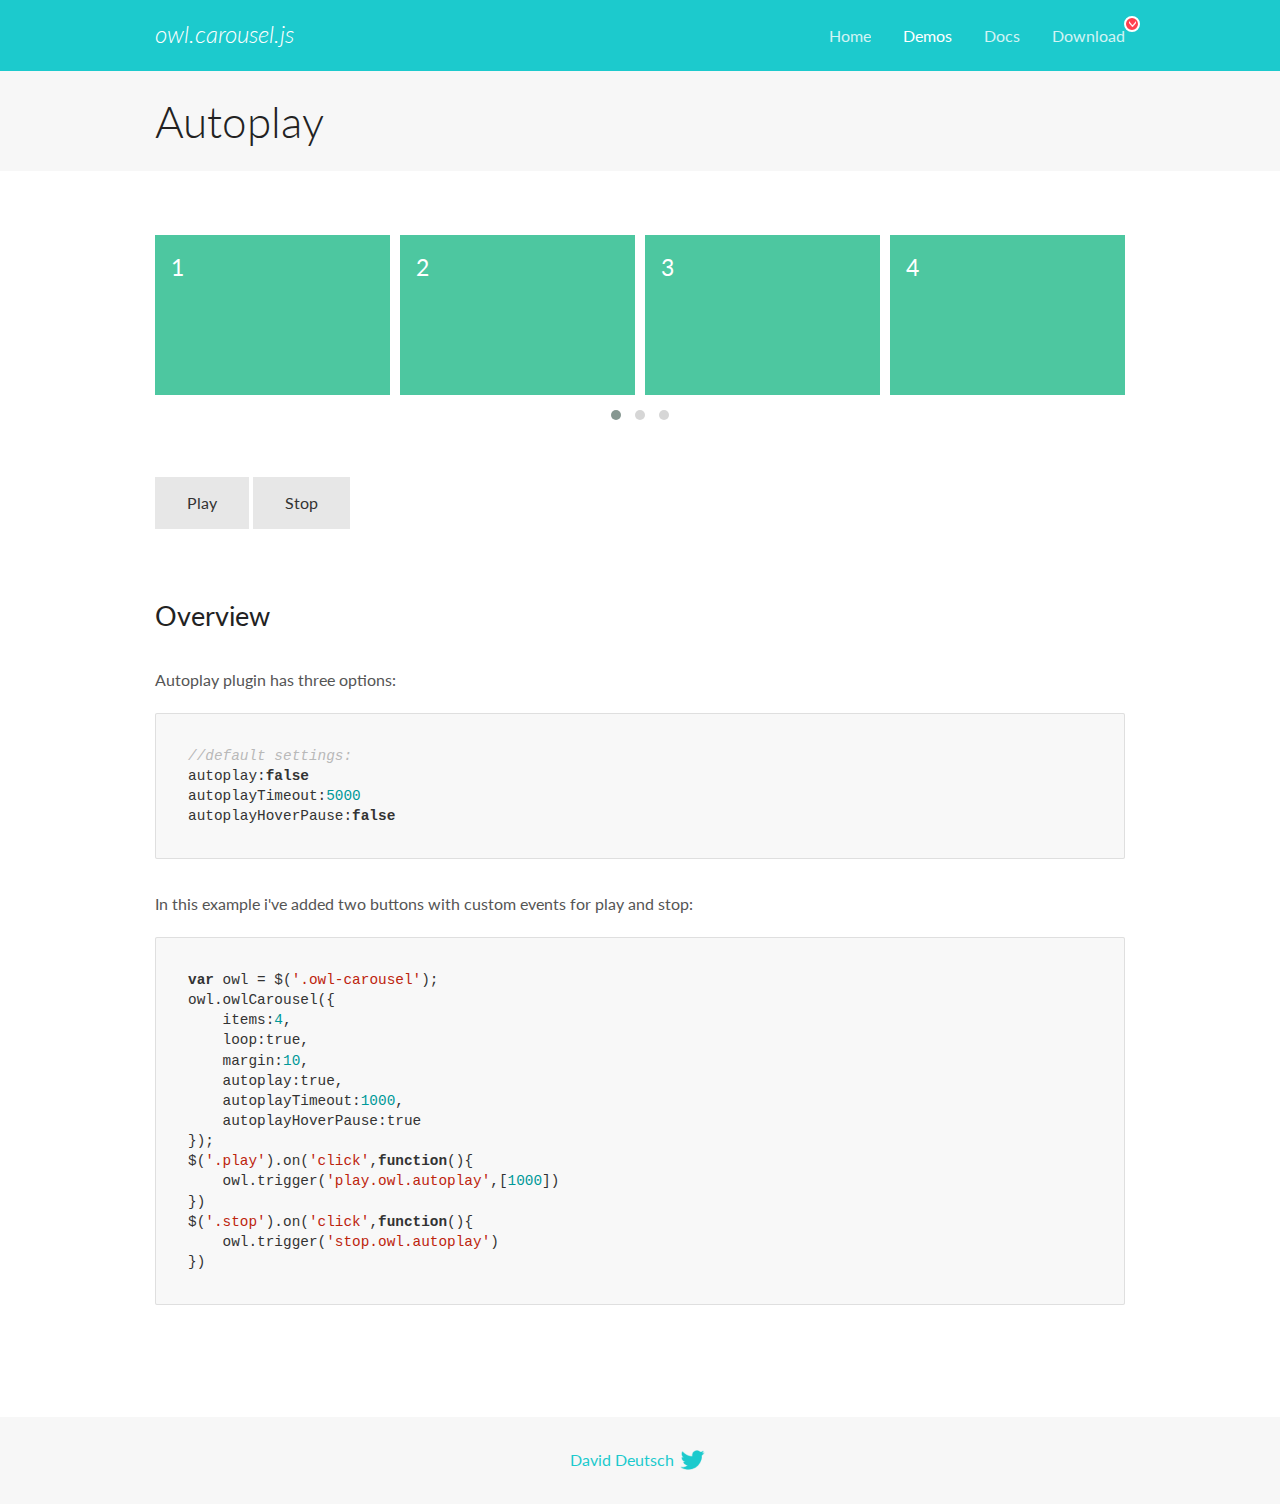
<file: OwlCarousel2-2.3.4/OwlCarousel2-2.3.4/docs/demos/autoplay.html>
<!DOCTYPE html>
<html lang="en">
  <head>

    <!-- head -->
    <meta charset="utf-8">
    <meta name="msapplication-tap-highlight" content="no" />
    <meta name="viewport" content="width=device-width, initial-scale=1.0" />
    <meta name="description" content="Autoplay usage demo">
    <meta name="author" content="David Deutsch">
    <title>
      Autoplay Demo | Owl Carousel | 2.3.4
    </title>

    <!-- Stylesheets -->
    <link href='https://fonts.googleapis.com/css?family=Lato:300,400,700,400italic,300italic' rel='stylesheet' type='text/css'>
    <link rel="stylesheet" href="../assets/css/docs.theme.min.css">

    <!-- Owl Stylesheets -->
    <link rel="stylesheet" href="../assets/owlcarousel/assets/owl.carousel.min.css">
    <link rel="stylesheet" href="../assets/owlcarousel/assets/owl.theme.default.min.css">

    <!-- HTML5 shim and Respond.js IE8 support of HTML5 elements and media queries -->

    <!--[if lt IE 9]>
      <script src="https://oss.maxcdn.com/libs/html5shiv/3.7.0/html5shiv.js"></script>
      <script src="https://oss.maxcdn.com/libs/respond.js/1.3.0/respond.min.js"></script>
    <![endif]-->

    <!-- Favicons -->
    <link rel="apple-touch-icon-precomposed" sizes="144x144" href="../assets/ico/apple-touch-icon-144-precomposed.png">
    <link rel="shortcut icon" href="../assets/ico/favicon.png">
    <link rel="shortcut icon" href="favicon.ico">

    <!-- Yeah i know js should not be in header. Its required for demos.-->

    <!-- javascript -->
    <script src="../assets/vendors/jquery.min.js"></script>
    <script src="../assets/owlcarousel/owl.carousel.js"></script>
  </head>
  <body>

    <!-- header -->
    <header class="header">
      <div class="row">
        <div class="large-12 columns">
          <div class="brand left">
            <h3>
              <a href="/OwlCarousel2/">owl.carousel.js</a> 
            </h3>
          </div>
          <a id="toggle-nav" class="right">
            <span></span> <span></span> <span></span> 
          </a> 
          <div class="nav-bar">
            <ul class="clearfix">
              <li> <a href="/OwlCarousel2/index.html">Home</a>  </li>
              <li class="active">
                <a href="/OwlCarousel2/demos/demos.html">Demos</a> 
              </li>
              <li> <a href="/OwlCarousel2/docs/started-welcome.html">Docs</a>  </li>
              <li>
                <a href="https://github.com/OwlCarousel2/OwlCarousel2/archive/2.3.4.zip">Download</a> 
                <span class="download"></span> 
              </li>
            </ul>
          </div>
        </div>
      </div>
    </header>

    <!-- title -->
    <section class="title">
      <div class="row">
        <div class="large-12 columns">
          <h1>Autoplay</h1>
        </div>
      </div>
    </section>

    <!--  Demos -->
    <section id="demos">
      <div class="row">
        <div class="large-12 columns">
          <div class="owl-carousel owl-theme">
            <div class="item">
              <h4>1</h4>
            </div>
            <div class="item">
              <h4>2</h4>
            </div>
            <div class="item">
              <h4>3</h4>
            </div>
            <div class="item">
              <h4>4</h4>
            </div>
            <div class="item">
              <h4>5</h4>
            </div>
            <div class="item">
              <h4>6</h4>
            </div>
            <div class="item">
              <h4>7</h4>
            </div>
            <div class="item">
              <h4>8</h4>
            </div>
            <div class="item">
              <h4>9</h4>
            </div>
            <div class="item">
              <h4>10</h4>
            </div>
            <div class="item">
              <h4>11</h4>
            </div>
            <div class="item">
              <h4>12</h4>
            </div>
          </div>
          <a class="button secondary play">Play</a> 
          <a class="button secondary stop">Stop</a> 
          <h3 id="overview">Overview</h3>
          <p>Autoplay plugin has three options:</p>
          <pre><code>//default settings:
autoplay:false
autoplayTimeout:5000
autoplayHoverPause:false</code></pre>
          <p>In this example i&#39;ve added two buttons with custom events for play and stop:</p>
          <pre><code>var owl = $(&#39;.owl-carousel&#39;);
owl.owlCarousel({
    items:4,
    loop:true,
    margin:10,
    autoplay:true,
    autoplayTimeout:1000,
    autoplayHoverPause:true
});
$(&#39;.play&#39;).on(&#39;click&#39;,function(){
    owl.trigger(&#39;play.owl.autoplay&#39;,[1000])
})
$(&#39;.stop&#39;).on(&#39;click&#39;,function(){
    owl.trigger(&#39;stop.owl.autoplay&#39;)
})</code></pre>
          <script>
            $(document).ready(function() {
              var owl = $('.owl-carousel');
              owl.owlCarousel({
                items: 4,
                loop: true,
                margin: 10,
                autoplay: true,
                autoplayTimeout: 1000,
                autoplayHoverPause: true
              });
              $('.play').on('click', function() {
                owl.trigger('play.owl.autoplay', [1000])
              })
              $('.stop').on('click', function() {
                owl.trigger('stop.owl.autoplay')
              })
            })
          </script>
        </div>
      </div>
    </section>

    <!-- footer -->
    <footer class="footer">
      <div class="row">
        <div class="large-12 columns">
          <h5>
            <a href="/OwlCarousel2/docs/support-contact.html">David Deutsch</a> 
            <a id="custom-tweet-button" href="https://twitter.com/share?url=https://github.com/OwlCarousel2/OwlCarousel2&text=Owl Carousel - This is so awesome! " target="_blank"></a> 
          </h5>
        </div>
      </div>
    </footer>

    <!-- vendors -->
    <script src="../assets/vendors/highlight.js"></script>
    <script src="../assets/js/app.js"></script>
  </body>
</html>
</file>
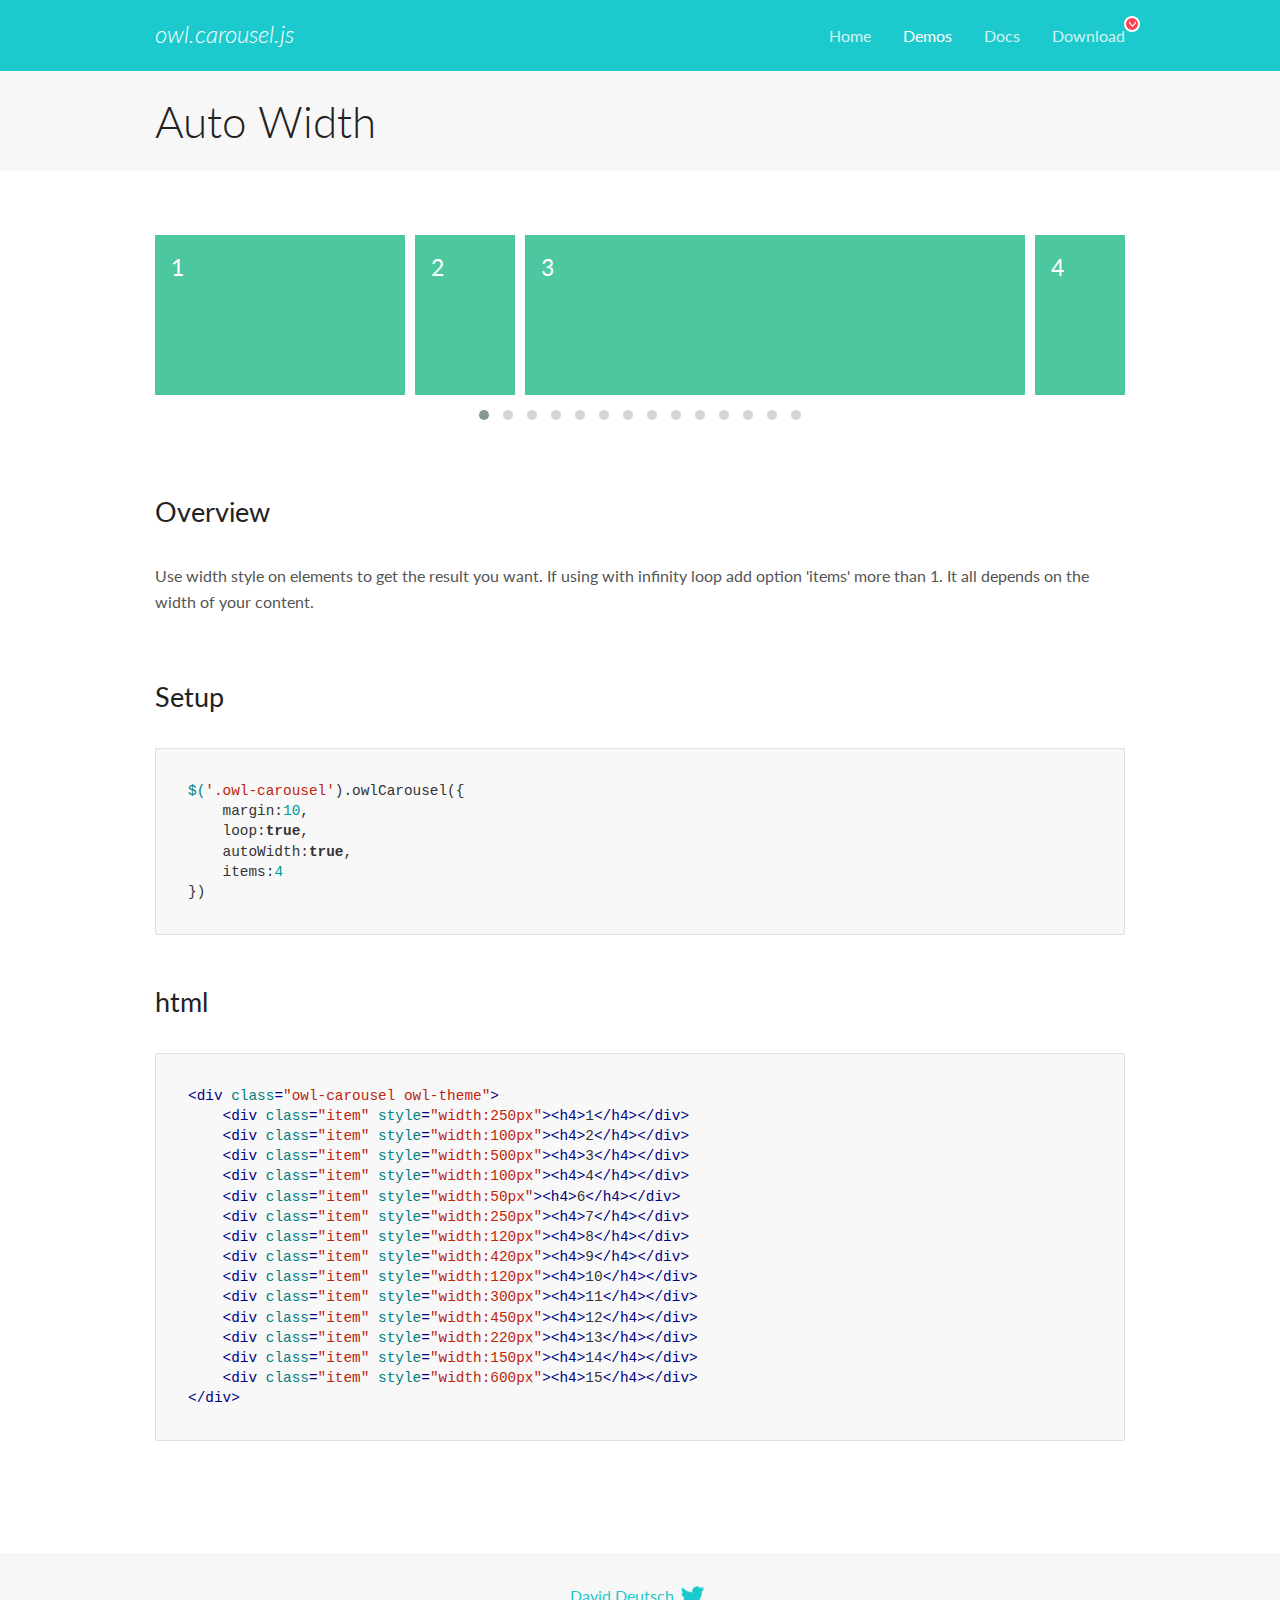
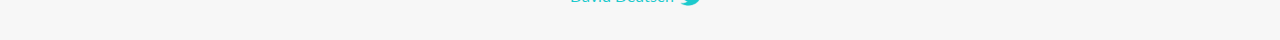
<file: OwlCarousel2-2.3.4/OwlCarousel2-2.3.4/docs/demos/autowidth.html>
<!DOCTYPE html>
<html lang="en">
  <head>

    <!-- head -->
    <meta charset="utf-8">
    <meta name="msapplication-tap-highlight" content="no" />
    <meta name="viewport" content="width=device-width, initial-scale=1.0" />
    <meta name="description" content="Auto Width">
    <meta name="author" content="David Deutsch">
    <title>
      Auto Width Demo | Owl Carousel | 2.3.4
    </title>

    <!-- Stylesheets -->
    <link href='https://fonts.googleapis.com/css?family=Lato:300,400,700,400italic,300italic' rel='stylesheet' type='text/css'>
    <link rel="stylesheet" href="../assets/css/docs.theme.min.css">

    <!-- Owl Stylesheets -->
    <link rel="stylesheet" href="../assets/owlcarousel/assets/owl.carousel.min.css">
    <link rel="stylesheet" href="../assets/owlcarousel/assets/owl.theme.default.min.css">

    <!-- HTML5 shim and Respond.js IE8 support of HTML5 elements and media queries -->

    <!--[if lt IE 9]>
      <script src="https://oss.maxcdn.com/libs/html5shiv/3.7.0/html5shiv.js"></script>
      <script src="https://oss.maxcdn.com/libs/respond.js/1.3.0/respond.min.js"></script>
    <![endif]-->

    <!-- Favicons -->
    <link rel="apple-touch-icon-precomposed" sizes="144x144" href="../assets/ico/apple-touch-icon-144-precomposed.png">
    <link rel="shortcut icon" href="../assets/ico/favicon.png">
    <link rel="shortcut icon" href="favicon.ico">

    <!-- Yeah i know js should not be in header. Its required for demos.-->

    <!-- javascript -->
    <script src="../assets/vendors/jquery.min.js"></script>
    <script src="../assets/owlcarousel/owl.carousel.js"></script>
  </head>
  <body>

    <!-- header -->
    <header class="header">
      <div class="row">
        <div class="large-12 columns">
          <div class="brand left">
            <h3>
              <a href="/OwlCarousel2/">owl.carousel.js</a> 
            </h3>
          </div>
          <a id="toggle-nav" class="right">
            <span></span> <span></span> <span></span> 
          </a> 
          <div class="nav-bar">
            <ul class="clearfix">
              <li> <a href="/OwlCarousel2/index.html">Home</a>  </li>
              <li class="active">
                <a href="/OwlCarousel2/demos/demos.html">Demos</a> 
              </li>
              <li> <a href="/OwlCarousel2/docs/started-welcome.html">Docs</a>  </li>
              <li>
                <a href="https://github.com/OwlCarousel2/OwlCarousel2/archive/2.3.4.zip">Download</a> 
                <span class="download"></span> 
              </li>
            </ul>
          </div>
        </div>
      </div>
    </header>

    <!-- title -->
    <section class="title">
      <div class="row">
        <div class="large-12 columns">
          <h1>Auto Width</h1>
        </div>
      </div>
    </section>

    <!--  Demos -->
    <section id="demos">
      <div class="row">
        <div class="large-12 columns">
          <div class="owl-carousel owl-theme">
            <div class="item" style="width:250px">
              <h4>1</h4>
            </div>
            <div class="item" style="width:100px">
              <h4>2</h4>
            </div>
            <div class="item" style="width:500px">
              <h4>3</h4>
            </div>
            <div class="item" style="width:100px">
              <h4>4</h4>
            </div>
            <div class="item" style="width:50px">
              <h4>6</h4>
            </div>
            <div class="item" style="width:250px">
              <h4>7</h4>
            </div>
            <div class="item" style="width:120px">
              <h4>8</h4>
            </div>
            <div class="item" style="width:420px">
              <h4>9</h4>
            </div>
            <div class="item" style="width:120px">
              <h4>10</h4>
            </div>
            <div class="item" style="width:300px">
              <h4>11</h4>
            </div>
            <div class="item" style="width:450px">
              <h4>12</h4>
            </div>
            <div class="item" style="width:220px">
              <h4>13</h4>
            </div>
            <div class="item" style="width:150px">
              <h4>14</h4>
            </div>
            <div class="item" style="width:600px">
              <h4>15</h4>
            </div>
          </div>
          <h3 id="overview">Overview</h3>
          <p>Use width style on elements to get the result you want. If using with infinity loop add option &#39;items&#39; more than 1. It all depends on the width of your content.</p>
          <h3 id="setup">Setup</h3>
          <pre><code>$(&#39;.owl-carousel&#39;).owlCarousel({
    margin:10,
    loop:true,
    autoWidth:true,
    items:4
})</code></pre>
          <h3 id="html">html</h3>
          <pre><code>&lt;div class=&quot;owl-carousel owl-theme&quot;&gt;
    &lt;div class=&quot;item&quot; style=&quot;width:250px&quot;&gt;&lt;h4&gt;1&lt;/h4&gt;&lt;/div&gt;
    &lt;div class=&quot;item&quot; style=&quot;width:100px&quot;&gt;&lt;h4&gt;2&lt;/h4&gt;&lt;/div&gt;
    &lt;div class=&quot;item&quot; style=&quot;width:500px&quot;&gt;&lt;h4&gt;3&lt;/h4&gt;&lt;/div&gt;
    &lt;div class=&quot;item&quot; style=&quot;width:100px&quot;&gt;&lt;h4&gt;4&lt;/h4&gt;&lt;/div&gt;
    &lt;div class=&quot;item&quot; style=&quot;width:50px&quot;&gt;&lt;h4&gt;6&lt;/h4&gt;&lt;/div&gt;
    &lt;div class=&quot;item&quot; style=&quot;width:250px&quot;&gt;&lt;h4&gt;7&lt;/h4&gt;&lt;/div&gt;
    &lt;div class=&quot;item&quot; style=&quot;width:120px&quot;&gt;&lt;h4&gt;8&lt;/h4&gt;&lt;/div&gt;
    &lt;div class=&quot;item&quot; style=&quot;width:420px&quot;&gt;&lt;h4&gt;9&lt;/h4&gt;&lt;/div&gt;
    &lt;div class=&quot;item&quot; style=&quot;width:120px&quot;&gt;&lt;h4&gt;10&lt;/h4&gt;&lt;/div&gt;
    &lt;div class=&quot;item&quot; style=&quot;width:300px&quot;&gt;&lt;h4&gt;11&lt;/h4&gt;&lt;/div&gt;
    &lt;div class=&quot;item&quot; style=&quot;width:450px&quot;&gt;&lt;h4&gt;12&lt;/h4&gt;&lt;/div&gt;
    &lt;div class=&quot;item&quot; style=&quot;width:220px&quot;&gt;&lt;h4&gt;13&lt;/h4&gt;&lt;/div&gt;
    &lt;div class=&quot;item&quot; style=&quot;width:150px&quot;&gt;&lt;h4&gt;14&lt;/h4&gt;&lt;/div&gt;
    &lt;div class=&quot;item&quot; style=&quot;width:600px&quot;&gt;&lt;h4&gt;15&lt;/h4&gt;&lt;/div&gt;
&lt;/div&gt;</code></pre>
          <script>
            $(document).ready(function() {
              $('.owl-carousel').owlCarousel({
                margin: 10,
                loop: true,
                autoWidth: true,
                items: 4
              })
            })
          </script>
        </div>
      </div>
    </section>

    <!-- footer -->
    <footer class="footer">
      <div class="row">
        <div class="large-12 columns">
          <h5>
            <a href="/OwlCarousel2/docs/support-contact.html">David Deutsch</a> 
            <a id="custom-tweet-button" href="https://twitter.com/share?url=https://github.com/OwlCarousel2/OwlCarousel2&text=Owl Carousel - This is so awesome! " target="_blank"></a> 
          </h5>
        </div>
      </div>
    </footer>

    <!-- vendors -->
    <script src="../assets/vendors/highlight.js"></script>
    <script src="../assets/js/app.js"></script>
  </body>
</html>
</file>
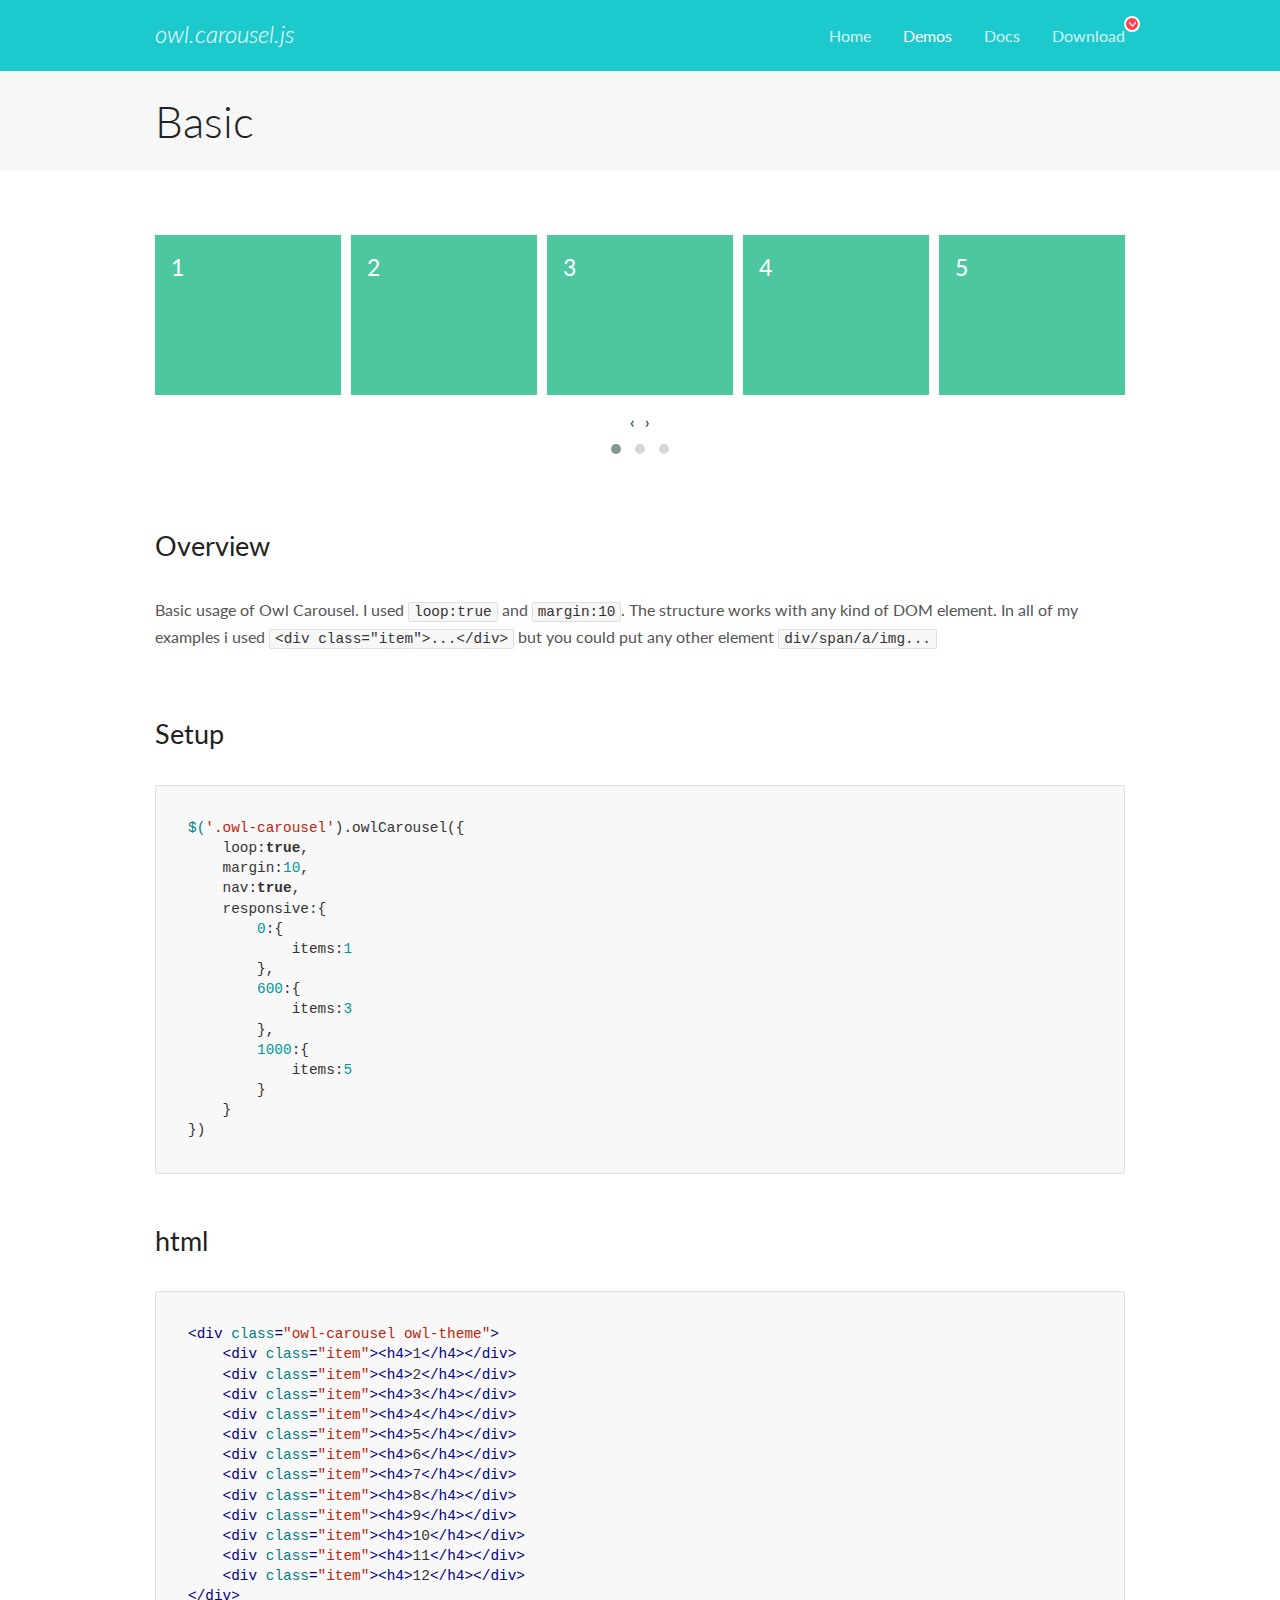
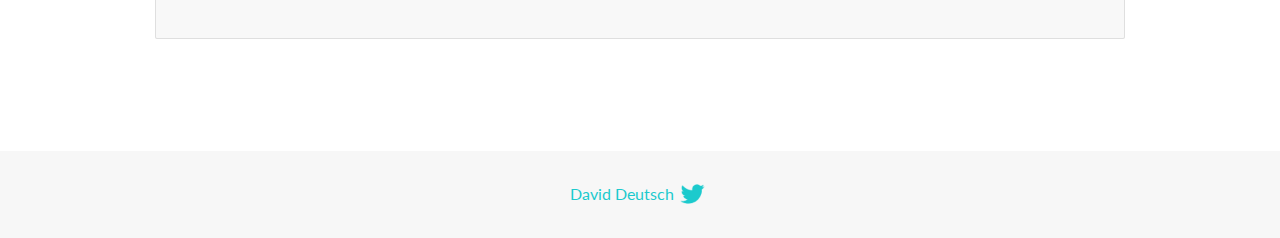
<file: OwlCarousel2-2.3.4/OwlCarousel2-2.3.4/docs/demos/basic.html>
<!DOCTYPE html>
<html lang="en">
  <head>

    <!-- head -->
    <meta charset="utf-8">
    <meta name="msapplication-tap-highlight" content="no" />
    <meta name="viewport" content="width=device-width, initial-scale=1.0" />
    <meta name="description" content="Basic usage demo">
    <meta name="author" content="David Deutsch">
    <title>
      Basic Demo | Owl Carousel | 2.3.4
    </title>

    <!-- Stylesheets -->
    <link href='https://fonts.googleapis.com/css?family=Lato:300,400,700,400italic,300italic' rel='stylesheet' type='text/css'>
    <link rel="stylesheet" href="../assets/css/docs.theme.min.css">

    <!-- Owl Stylesheets -->
    <link rel="stylesheet" href="../assets/owlcarousel/assets/owl.carousel.min.css">
    <link rel="stylesheet" href="../assets/owlcarousel/assets/owl.theme.default.min.css">

    <!-- HTML5 shim and Respond.js IE8 support of HTML5 elements and media queries -->

    <!--[if lt IE 9]>
      <script src="https://oss.maxcdn.com/libs/html5shiv/3.7.0/html5shiv.js"></script>
      <script src="https://oss.maxcdn.com/libs/respond.js/1.3.0/respond.min.js"></script>
    <![endif]-->

    <!-- Favicons -->
    <link rel="apple-touch-icon-precomposed" sizes="144x144" href="../assets/ico/apple-touch-icon-144-precomposed.png">
    <link rel="shortcut icon" href="../assets/ico/favicon.png">
    <link rel="shortcut icon" href="favicon.ico">

    <!-- Yeah i know js should not be in header. Its required for demos.-->

    <!-- javascript -->
    <script src="../assets/vendors/jquery.min.js"></script>
    <script src="../assets/owlcarousel/owl.carousel.js"></script>
  </head>
  <body>

    <!-- header -->
    <header class="header">
      <div class="row">
        <div class="large-12 columns">
          <div class="brand left">
            <h3>
              <a href="/OwlCarousel2/">owl.carousel.js</a> 
            </h3>
          </div>
          <a id="toggle-nav" class="right">
            <span></span> <span></span> <span></span> 
          </a> 
          <div class="nav-bar">
            <ul class="clearfix">
              <li> <a href="/OwlCarousel2/index.html">Home</a>  </li>
              <li class="active">
                <a href="/OwlCarousel2/demos/demos.html">Demos</a> 
              </li>
              <li> <a href="/OwlCarousel2/docs/started-welcome.html">Docs</a>  </li>
              <li>
                <a href="https://github.com/OwlCarousel2/OwlCarousel2/archive/2.3.4.zip">Download</a> 
                <span class="download"></span> 
              </li>
            </ul>
          </div>
        </div>
      </div>
    </header>

    <!-- title -->
    <section class="title">
      <div class="row">
        <div class="large-12 columns">
          <h1>Basic</h1>
        </div>
      </div>
    </section>

    <!--  Demos -->
    <section id="demos">
      <div class="row">
        <div class="large-12 columns">
          <div class="owl-carousel owl-theme">
            <div class="item">
              <h4>1</h4>
            </div>
            <div class="item">
              <h4>2</h4>
            </div>
            <div class="item">
              <h4>3</h4>
            </div>
            <div class="item">
              <h4>4</h4>
            </div>
            <div class="item">
              <h4>5</h4>
            </div>
            <div class="item">
              <h4>6</h4>
            </div>
            <div class="item">
              <h4>7</h4>
            </div>
            <div class="item">
              <h4>8</h4>
            </div>
            <div class="item">
              <h4>9</h4>
            </div>
            <div class="item">
              <h4>10</h4>
            </div>
            <div class="item">
              <h4>11</h4>
            </div>
            <div class="item">
              <h4>12</h4>
            </div>
          </div>
          <h3 id="overview">Overview</h3>
          <p>Basic usage of Owl Carousel. I used <code>loop:true</code> and <code>margin:10</code>. The structure works with any kind of DOM element. In all of my examples i used <code>&lt;div class=&quot;item&quot;&gt;...&lt;/div&gt;</code> but you could
            put any other element <code>div/span/a/img...</code></p>
          <h3 id="setup">Setup</h3>
          <pre><code>$(&#39;.owl-carousel&#39;).owlCarousel({
    loop:true,
    margin:10,
    nav:true,
    responsive:{
        0:{
            items:1
        },
        600:{
            items:3
        },
        1000:{
            items:5
        }
    }
})</code></pre>
          <h3 id="html">html</h3>
          <pre><code>&lt;div class=&quot;owl-carousel owl-theme&quot;&gt;
    &lt;div class=&quot;item&quot;&gt;&lt;h4&gt;1&lt;/h4&gt;&lt;/div&gt;
    &lt;div class=&quot;item&quot;&gt;&lt;h4&gt;2&lt;/h4&gt;&lt;/div&gt;
    &lt;div class=&quot;item&quot;&gt;&lt;h4&gt;3&lt;/h4&gt;&lt;/div&gt;
    &lt;div class=&quot;item&quot;&gt;&lt;h4&gt;4&lt;/h4&gt;&lt;/div&gt;
    &lt;div class=&quot;item&quot;&gt;&lt;h4&gt;5&lt;/h4&gt;&lt;/div&gt;
    &lt;div class=&quot;item&quot;&gt;&lt;h4&gt;6&lt;/h4&gt;&lt;/div&gt;
    &lt;div class=&quot;item&quot;&gt;&lt;h4&gt;7&lt;/h4&gt;&lt;/div&gt;
    &lt;div class=&quot;item&quot;&gt;&lt;h4&gt;8&lt;/h4&gt;&lt;/div&gt;
    &lt;div class=&quot;item&quot;&gt;&lt;h4&gt;9&lt;/h4&gt;&lt;/div&gt;
    &lt;div class=&quot;item&quot;&gt;&lt;h4&gt;10&lt;/h4&gt;&lt;/div&gt;
    &lt;div class=&quot;item&quot;&gt;&lt;h4&gt;11&lt;/h4&gt;&lt;/div&gt;
    &lt;div class=&quot;item&quot;&gt;&lt;h4&gt;12&lt;/h4&gt;&lt;/div&gt;
&lt;/div&gt;</code></pre>
          <script>
            $(document).ready(function() {
              var owl = $('.owl-carousel');
              owl.owlCarousel({
                margin: 10,
                nav: true,
                loop: true,
                responsive: {
                  0: {
                    items: 1
                  },
                  600: {
                    items: 3
                  },
                  1000: {
                    items: 5
                  }
                }
              })
            })
          </script>
        </div>
      </div>
    </section>

    <!-- footer -->
    <footer class="footer">
      <div class="row">
        <div class="large-12 columns">
          <h5>
            <a href="/OwlCarousel2/docs/support-contact.html">David Deutsch</a> 
            <a id="custom-tweet-button" href="https://twitter.com/share?url=https://github.com/OwlCarousel2/OwlCarousel2&text=Owl Carousel - This is so awesome! " target="_blank"></a> 
          </h5>
        </div>
      </div>
    </footer>

    <!-- vendors -->
    <script src="../assets/vendors/highlight.js"></script>
    <script src="../assets/js/app.js"></script>
  </body>
</html>
</file>
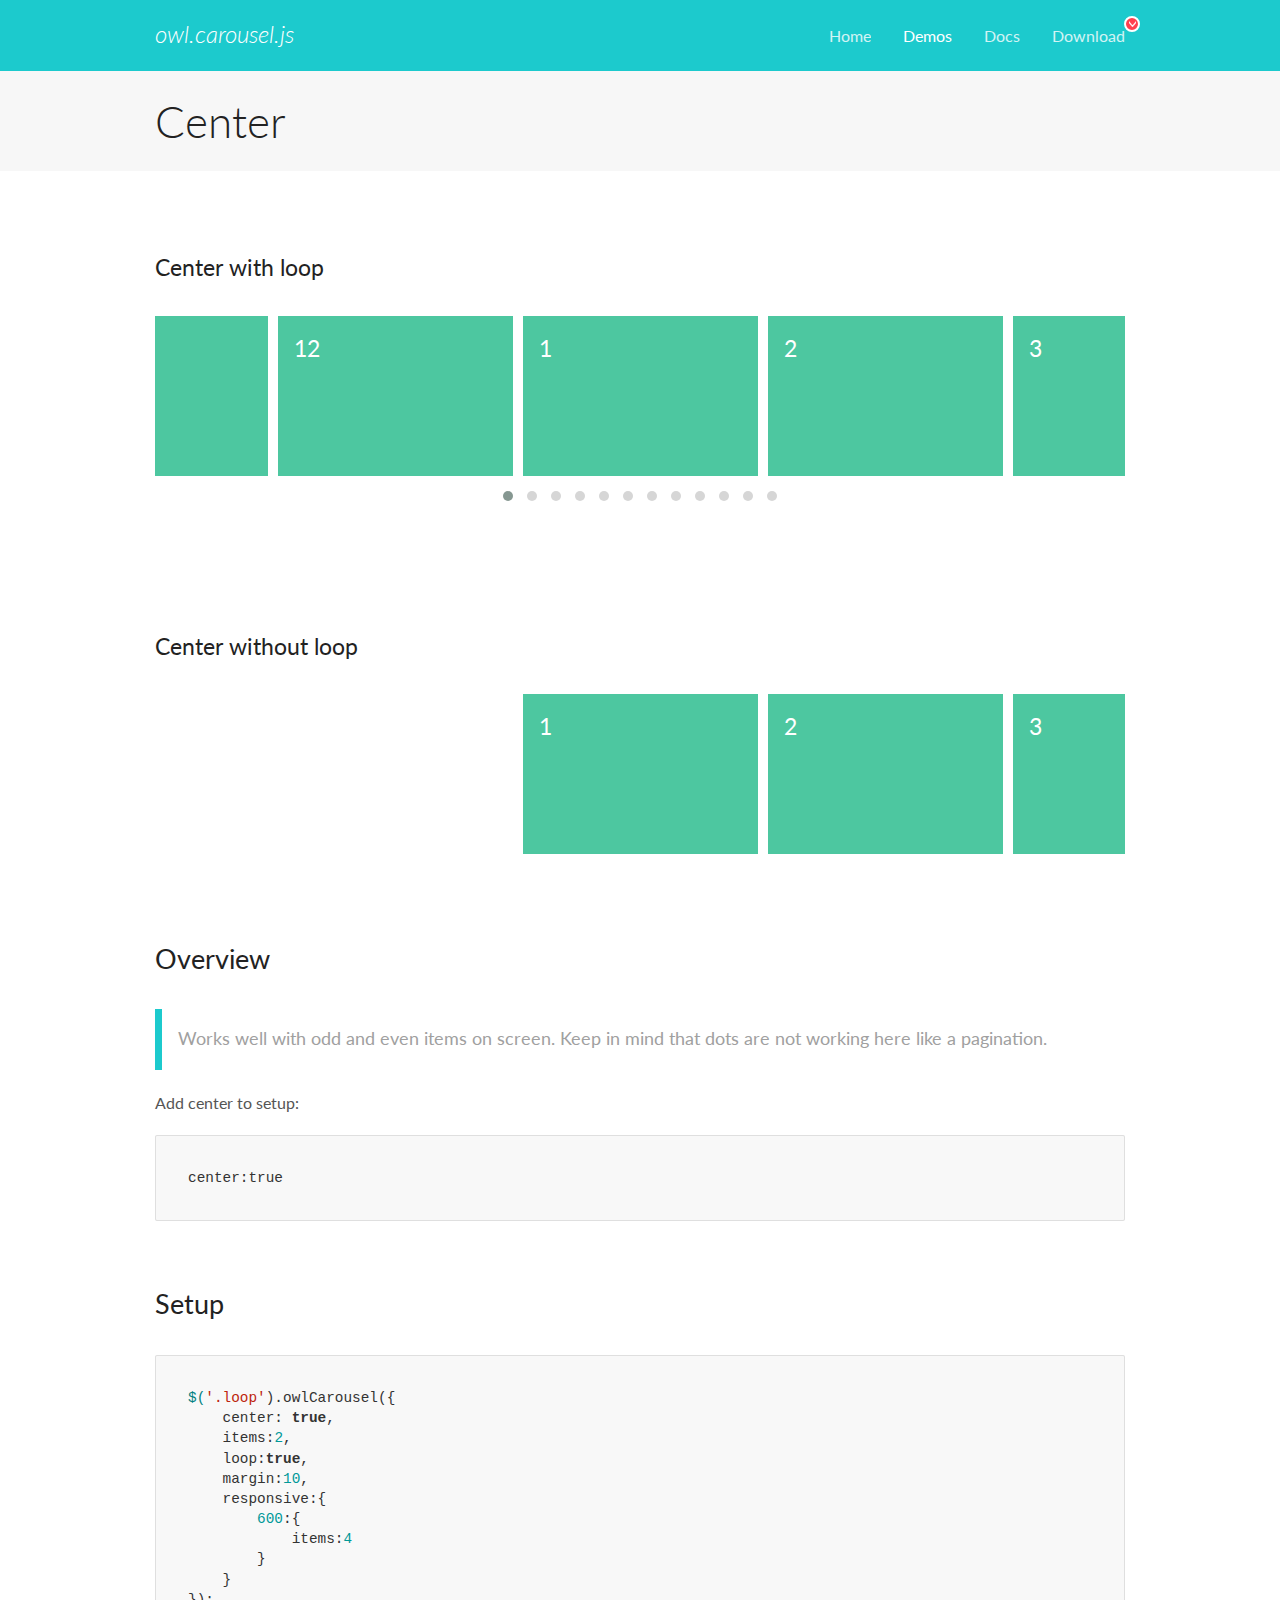
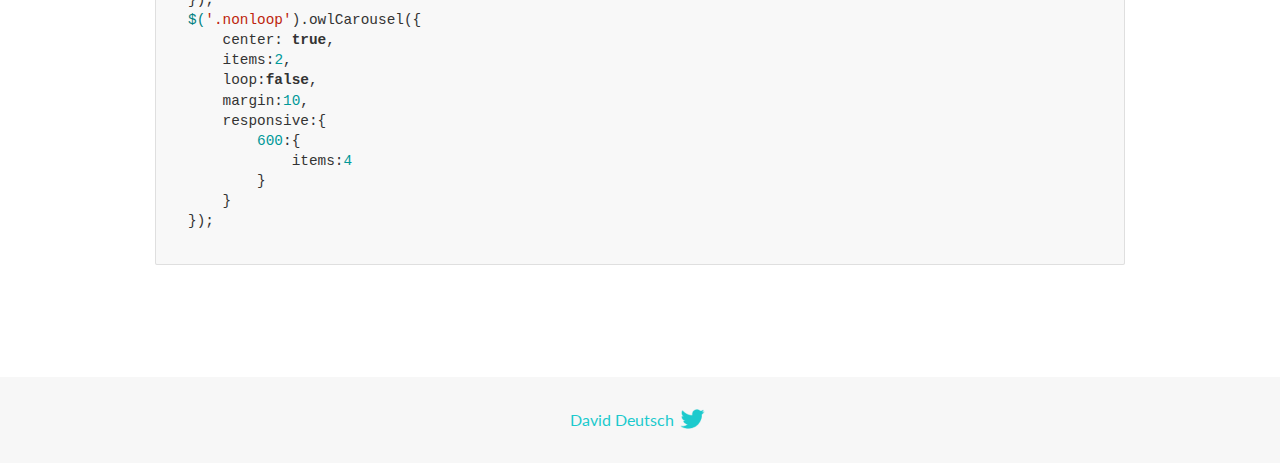
<file: OwlCarousel2-2.3.4/OwlCarousel2-2.3.4/docs/demos/center.html>
<!DOCTYPE html>
<html lang="en">
  <head>

    <!-- head -->
    <meta charset="utf-8">
    <meta name="msapplication-tap-highlight" content="no" />
    <meta name="viewport" content="width=device-width, initial-scale=1.0" />
    <meta name="description" content="Center carousel">
    <meta name="author" content="David Deutsch">
    <title>
      Center Demo | Owl Carousel | 2.3.4
    </title>

    <!-- Stylesheets -->
    <link href='https://fonts.googleapis.com/css?family=Lato:300,400,700,400italic,300italic' rel='stylesheet' type='text/css'>
    <link rel="stylesheet" href="../assets/css/docs.theme.min.css">

    <!-- Owl Stylesheets -->
    <link rel="stylesheet" href="../assets/owlcarousel/assets/owl.carousel.min.css">
    <link rel="stylesheet" href="../assets/owlcarousel/assets/owl.theme.default.min.css">

    <!-- HTML5 shim and Respond.js IE8 support of HTML5 elements and media queries -->

    <!--[if lt IE 9]>
      <script src="https://oss.maxcdn.com/libs/html5shiv/3.7.0/html5shiv.js"></script>
      <script src="https://oss.maxcdn.com/libs/respond.js/1.3.0/respond.min.js"></script>
    <![endif]-->

    <!-- Favicons -->
    <link rel="apple-touch-icon-precomposed" sizes="144x144" href="../assets/ico/apple-touch-icon-144-precomposed.png">
    <link rel="shortcut icon" href="../assets/ico/favicon.png">
    <link rel="shortcut icon" href="favicon.ico">

    <!-- Yeah i know js should not be in header. Its required for demos.-->

    <!-- javascript -->
    <script src="../assets/vendors/jquery.min.js"></script>
    <script src="../assets/owlcarousel/owl.carousel.js"></script>
  </head>
  <body>

    <!-- header -->
    <header class="header">
      <div class="row">
        <div class="large-12 columns">
          <div class="brand left">
            <h3>
              <a href="/OwlCarousel2/">owl.carousel.js</a> 
            </h3>
          </div>
          <a id="toggle-nav" class="right">
            <span></span> <span></span> <span></span> 
          </a> 
          <div class="nav-bar">
            <ul class="clearfix">
              <li> <a href="/OwlCarousel2/index.html">Home</a>  </li>
              <li class="active">
                <a href="/OwlCarousel2/demos/demos.html">Demos</a> 
              </li>
              <li> <a href="/OwlCarousel2/docs/started-welcome.html">Docs</a>  </li>
              <li>
                <a href="https://github.com/OwlCarousel2/OwlCarousel2/archive/2.3.4.zip">Download</a> 
                <span class="download"></span> 
              </li>
            </ul>
          </div>
        </div>
      </div>
    </header>

    <!-- title -->
    <section class="title">
      <div class="row">
        <div class="large-12 columns">
          <h1>Center</h1>
        </div>
      </div>
    </section>

    <!--  Demos -->
    <section id="demos">
      <div class="row">
        <div class="large-12 columns">
          <h4 id="center-with-loop">Center with loop</h4>
          <div class="loop owl-carousel owl-theme">
            <div class="item">
              <h4>1</h4>
            </div>
            <div class="item">
              <h4>2</h4>
            </div>
            <div class="item">
              <h4>3</h4>
            </div>
            <div class="item">
              <h4>4</h4>
            </div>
            <div class="item">
              <h4>5</h4>
            </div>
            <div class="item">
              <h4>6</h4>
            </div>
            <div class="item">
              <h4>7</h4>
            </div>
            <div class="item">
              <h4>8</h4>
            </div>
            <div class="item">
              <h4>9</h4>
            </div>
            <div class="item">
              <h4>10</h4>
            </div>
            <div class="item">
              <h4>11</h4>
            </div>
            <div class="item">
              <h4>12</h4>
            </div>
          </div>
          <br>
          <h4 id="center-without-loop">Center without loop</h4>
          <div class="nonloop owl-carousel">
            <div class="item">
              <h4>1</h4>
            </div>
            <div class="item">
              <h4>2</h4>
            </div>
            <div class="item">
              <h4>3</h4>
            </div>
            <div class="item">
              <h4>4</h4>
            </div>
            <div class="item">
              <h4>5</h4>
            </div>
            <div class="item">
              <h4>6</h4>
            </div>
            <div class="item">
              <h4>7</h4>
            </div>
            <div class="item">
              <h4>8</h4>
            </div>
            <div class="item">
              <h4>9</h4>
            </div>
            <div class="item">
              <h4>10</h4>
            </div>
            <div class="item">
              <h4>11</h4>
            </div>
            <div class="item">
              <h4>12</h4>
            </div>
          </div>
          <h3 id="overview">Overview</h3>
          <blockquote>
            <p>Works well with odd and even items on screen. Keep in mind that dots are not working here like a pagination.</p>
          </blockquote>
          <p>Add center to setup:</p>
          <pre><code>center:true</code></pre>
          <h3 id="setup">Setup</h3>
          <pre><code>$(&#39;.loop&#39;).owlCarousel({
    center: true,
    items:2,
    loop:true,
    margin:10,
    responsive:{
        600:{
            items:4
        }
    }
});
$(&#39;.nonloop&#39;).owlCarousel({
    center: true,
    items:2,
    loop:false,
    margin:10,
    responsive:{
        600:{
            items:4
        }
    }
});</code></pre>
          <script>
            jQuery(document).ready(function($) {
              $('.loop').owlCarousel({
                center: true,
                items: 2,
                loop: true,
                margin: 10,
                responsive: {
                  600: {
                    items: 4
                  }
                }
              });
              $('.nonloop').owlCarousel({
                center: true,
                items: 2,
                loop: false,
                margin: 10,
                responsive: {
                  600: {
                    items: 4
                  }
                }
              });
            });
          </script>
        </div>
      </div>
    </section>

    <!-- footer -->
    <footer class="footer">
      <div class="row">
        <div class="large-12 columns">
          <h5>
            <a href="/OwlCarousel2/docs/support-contact.html">David Deutsch</a> 
            <a id="custom-tweet-button" href="https://twitter.com/share?url=https://github.com/OwlCarousel2/OwlCarousel2&text=Owl Carousel - This is so awesome! " target="_blank"></a> 
          </h5>
        </div>
      </div>
    </footer>

    <!-- vendors -->
    <script src="../assets/vendors/highlight.js"></script>
    <script src="../assets/js/app.js"></script>
  </body>
</html>
</file>
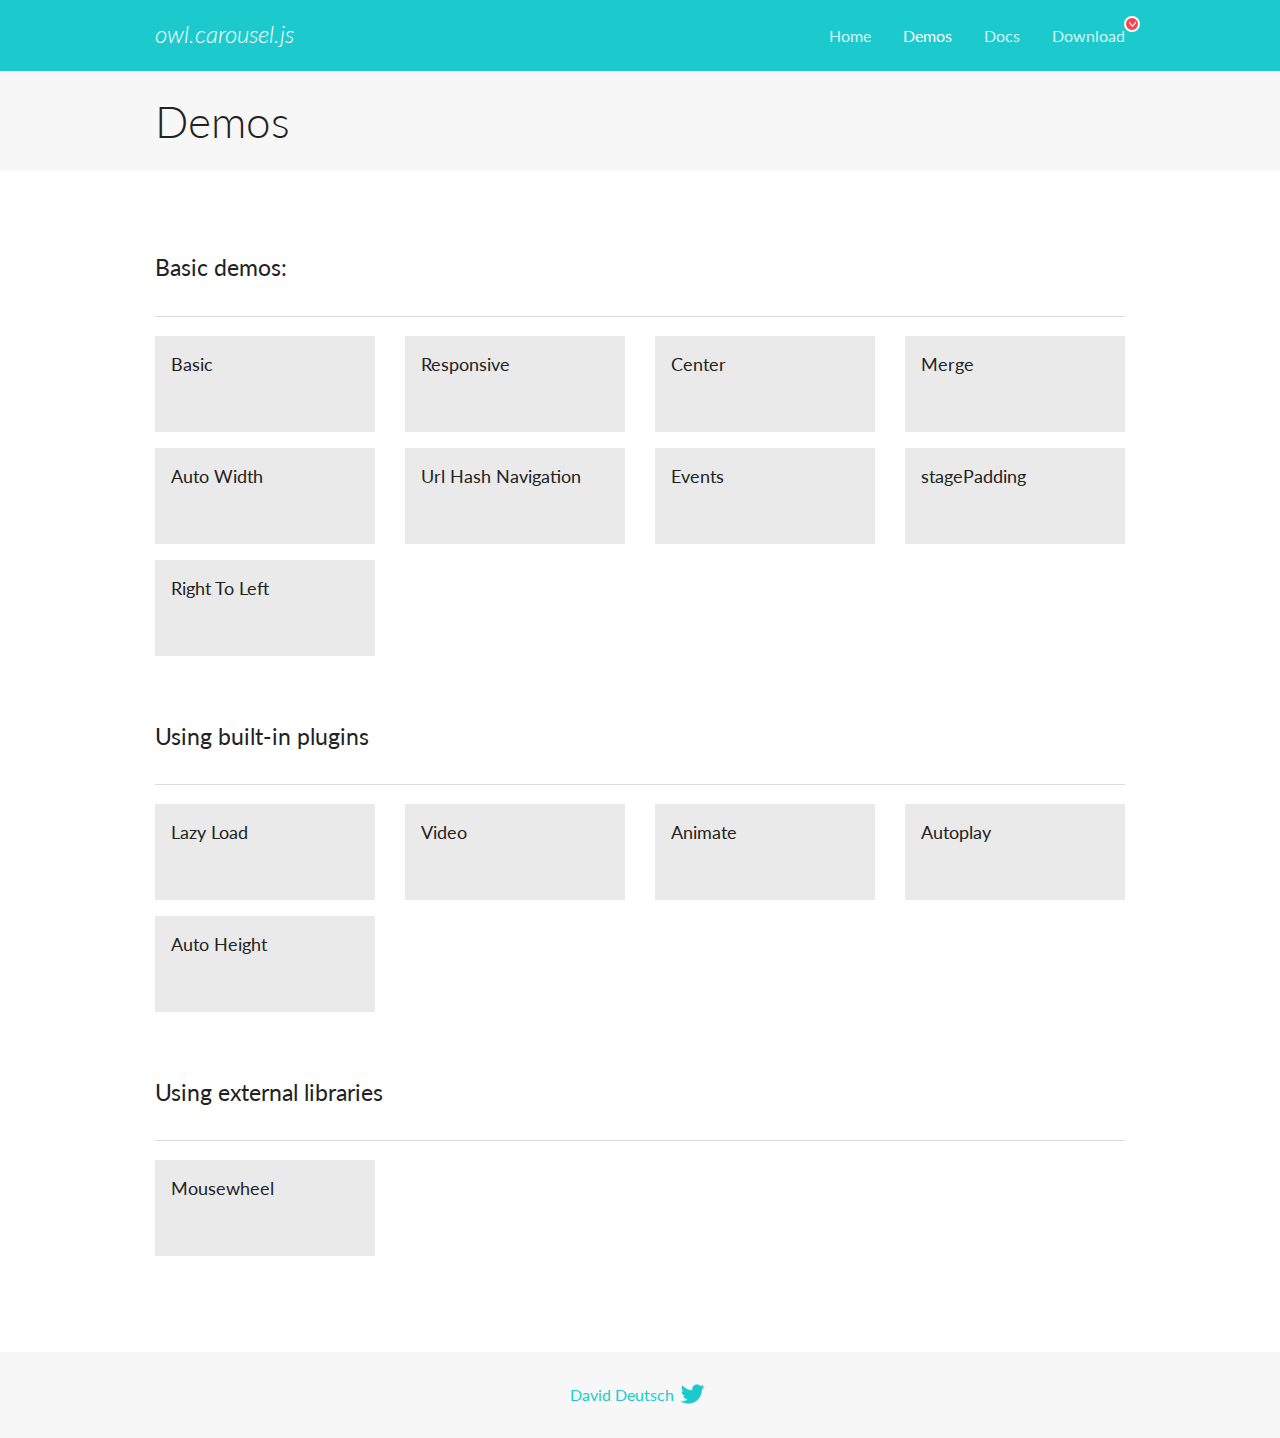
<file: OwlCarousel2-2.3.4/OwlCarousel2-2.3.4/docs/demos/demos.html>
<!DOCTYPE html>
<html lang="en">
  <head>

    <!-- head -->
    <meta charset="utf-8">
    <meta name="msapplication-tap-highlight" content="no" />
    <meta name="viewport" content="width=device-width, initial-scale=1.0" />
    <meta name="description" content="A list of Owl Carousel examples.">
    <meta name="author" content="David Deutsch">
    <title>
      Demos | Owl Carousel | 2.3.4
    </title>

    <!-- Stylesheets -->
    <link href='https://fonts.googleapis.com/css?family=Lato:300,400,700,400italic,300italic' rel='stylesheet' type='text/css'>
    <link rel="stylesheet" href="../assets/css/docs.theme.min.css">

    <!-- Owl Stylesheets -->
    <link rel="stylesheet" href="../assets/owlcarousel/assets/owl.carousel.min.css">
    <link rel="stylesheet" href="../assets/owlcarousel/assets/owl.theme.default.min.css">

    <!-- HTML5 shim and Respond.js IE8 support of HTML5 elements and media queries -->

    <!--[if lt IE 9]>
      <script src="https://oss.maxcdn.com/libs/html5shiv/3.7.0/html5shiv.js"></script>
      <script src="https://oss.maxcdn.com/libs/respond.js/1.3.0/respond.min.js"></script>
    <![endif]-->

    <!-- Favicons -->
    <link rel="apple-touch-icon-precomposed" sizes="144x144" href="../assets/ico/apple-touch-icon-144-precomposed.png">
    <link rel="shortcut icon" href="../assets/ico/favicon.png">
    <link rel="shortcut icon" href="favicon.ico">

    <!-- Yeah i know js should not be in header. Its required for demos.-->

    <!-- javascript -->
    <script src="../assets/vendors/jquery.min.js"></script>
    <script src="../assets/owlcarousel/owl.carousel.js"></script>
  </head>
  <body>

    <!-- header -->
    <header class="header">
      <div class="row">
        <div class="large-12 columns">
          <div class="brand left">
            <h3>
              <a href="/OwlCarousel2/">owl.carousel.js</a> 
            </h3>
          </div>
          <a id="toggle-nav" class="right">
            <span></span> <span></span> <span></span> 
          </a> 
          <div class="nav-bar">
            <ul class="clearfix">
              <li> <a href="/OwlCarousel2/index.html">Home</a>  </li>
              <li class="active">
                <a href="/OwlCarousel2/demos/demos.html">Demos</a> 
              </li>
              <li> <a href="/OwlCarousel2/docs/started-welcome.html">Docs</a>  </li>
              <li>
                <a href="https://github.com/OwlCarousel2/OwlCarousel2/archive/2.3.4.zip">Download</a> 
                <span class="download"></span> 
              </li>
            </ul>
          </div>
        </div>
      </div>
    </header>

    <!-- title -->
    <section class="title">
      <div class="row">
        <div class="large-12 columns">
          <h1>Demos</h1>
        </div>
      </div>
    </section>

    <!--  Demos -->
    <section id="demos">
      <div class="row">
        <div class="large-12 columns">
          <h4 id="basic-demos-">Basic demos:</h4>
          <hr>
          <div class="demo-list">
            <div class="row">
              <div class="small-6 medium-4 large-3 columns">
                <a href="basic.html" class="demo-block">
                  <h5>Basic </h5>
                </a> 
              </div>
              <div class="small-6 medium-4 large-3 columns">
                <a href="responsive.html" class="demo-block">
                  <h5>Responsive </h5>
                </a> 
              </div>
              <div class="small-6 medium-4 large-3 columns">
                <a href="center.html" class="demo-block">
                  <h5>Center </h5>
                </a> 
              </div>
              <div class="small-6 medium-4 large-3 columns">
                <a href="merge.html" class="demo-block">
                  <h5>Merge </h5>
                </a> 
              </div>
              <div class="small-6 medium-4 large-3 columns">
                <a href="autowidth.html" class="demo-block">
                  <h5>Auto Width </h5>
                </a> 
              </div>
              <div class="small-6 medium-4 large-3 columns">
                <a href="urlhashnav.html" class="demo-block">
                  <h5>Url Hash Navigation </h5>
                </a> 
              </div>
              <div class="small-6 medium-4 large-3 columns">
                <a href="events.html" class="demo-block">
                  <h5>Events </h5>
                </a> 
              </div>
              <div class="small-6 medium-4 large-3 columns">
                <a href="stagepadding.html" class="demo-block">
                  <h5>stagePadding </h5>
                </a> 
              </div>
              <div class="small-6 medium-4 large-3 columns">
                <a href="rtl.html" class="demo-block">
                  <h5>Right To Left </h5>
                </a> 
              </div>
            </div>
          </div>
          <h4 id="using-built-in-plugins">Using built-in plugins</h4>
          <hr>
          <div class="demo-list">
            <div class="row">
              <div class="small-6 medium-4 large-3 columns">
                <a href="lazyLoad.html" class="demo-block">
                  <h5>Lazy Load </h5>
                </a> 
              </div>
              <div class="small-6 medium-4 large-3 columns">
                <a href="video.html" class="demo-block">
                  <h5>Video </h5>
                </a> 
              </div>
              <div class="small-6 medium-4 large-3 columns">
                <a href="animate.html" class="demo-block">
                  <h5>Animate </h5>
                </a> 
              </div>
              <div class="small-6 medium-4 large-3 columns">
                <a href="autoplay.html" class="demo-block">
                  <h5>Autoplay </h5>
                </a> 
              </div>
              <div class="small-6 medium-4 large-3 columns">
                <a href="autoheight.html" class="demo-block">
                  <h5>Auto Height </h5>
                </a> 
              </div>
            </div>
          </div>
          <h4 id="using-external-libraries">Using external libraries</h4>
          <hr>
          <div class="demo-list">
            <div class="row">
              <div class="small-6 medium-4 large-3 columns">
                <a href="mousewheel.html" class="demo-block">
                  <h5>Mousewheel </h5>
                </a> 
              </div>
            </div>
          </div>
        </div>
      </div>
    </section>

    <!-- footer -->
    <footer class="footer">
      <div class="row">
        <div class="large-12 columns">
          <h5>
            <a href="/OwlCarousel2/docs/support-contact.html">David Deutsch</a> 
            <a id="custom-tweet-button" href="https://twitter.com/share?url=https://github.com/OwlCarousel2/OwlCarousel2&text=Owl Carousel - This is so awesome! " target="_blank"></a> 
          </h5>
        </div>
      </div>
    </footer>

    <!-- vendors -->
    <script src="../assets/vendors/highlight.js"></script>
    <script src="../assets/js/app.js"></script>
  </body>
</html>
</file>
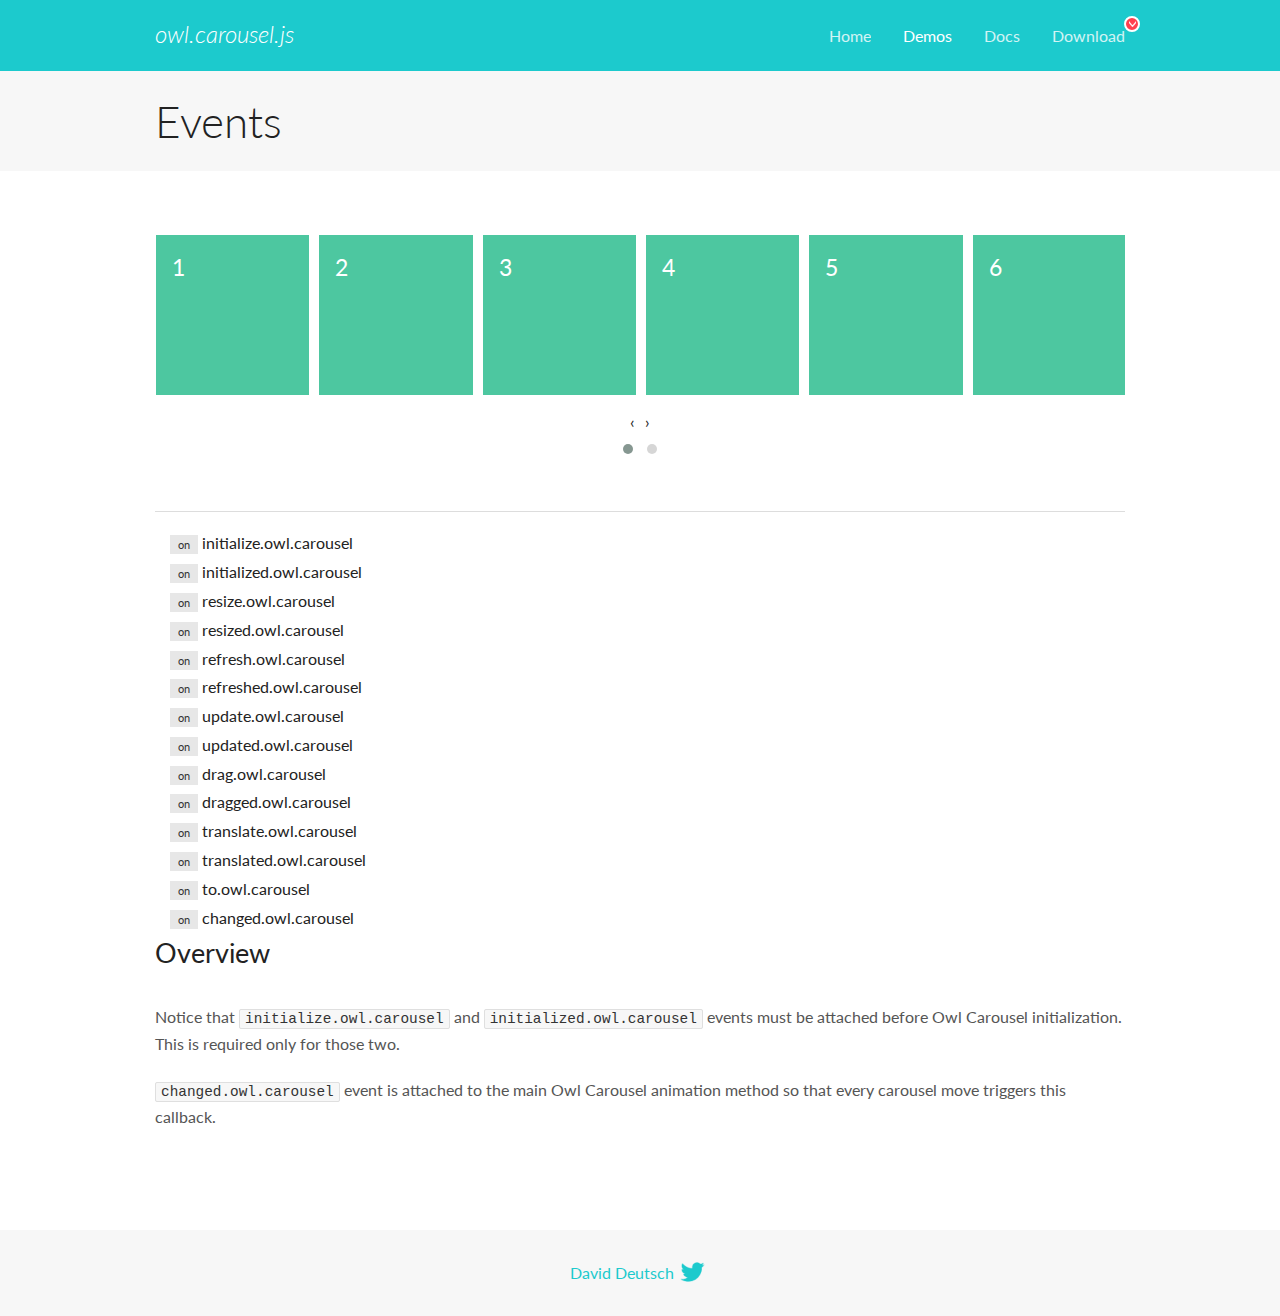
<file: OwlCarousel2-2.3.4/OwlCarousel2-2.3.4/docs/demos/events.html>
<!DOCTYPE html>
<html lang="en">
  <head>

    <!-- head -->
    <meta charset="utf-8">
    <meta name="msapplication-tap-highlight" content="no" />
    <meta name="viewport" content="width=device-width, initial-scale=1.0" />
    <meta name="description" content="Events usage demo">
    <meta name="author" content="David Deutsch">
    <title>
      Events Demo | Owl Carousel | 2.3.4
    </title>

    <!-- Stylesheets -->
    <link href='https://fonts.googleapis.com/css?family=Lato:300,400,700,400italic,300italic' rel='stylesheet' type='text/css'>
    <link rel="stylesheet" href="../assets/css/docs.theme.min.css">

    <!-- Owl Stylesheets -->
    <link rel="stylesheet" href="../assets/owlcarousel/assets/owl.carousel.min.css">
    <link rel="stylesheet" href="../assets/owlcarousel/assets/owl.theme.default.min.css">

    <!-- HTML5 shim and Respond.js IE8 support of HTML5 elements and media queries -->

    <!--[if lt IE 9]>
      <script src="https://oss.maxcdn.com/libs/html5shiv/3.7.0/html5shiv.js"></script>
      <script src="https://oss.maxcdn.com/libs/respond.js/1.3.0/respond.min.js"></script>
    <![endif]-->

    <!-- Favicons -->
    <link rel="apple-touch-icon-precomposed" sizes="144x144" href="../assets/ico/apple-touch-icon-144-precomposed.png">
    <link rel="shortcut icon" href="../assets/ico/favicon.png">
    <link rel="shortcut icon" href="favicon.ico">

    <!-- Yeah i know js should not be in header. Its required for demos.-->

    <!-- javascript -->
    <script src="../assets/vendors/jquery.min.js"></script>
    <script src="../assets/owlcarousel/owl.carousel.js"></script>
  </head>
  <body>

    <!-- header -->
    <header class="header">
      <div class="row">
        <div class="large-12 columns">
          <div class="brand left">
            <h3>
              <a href="/OwlCarousel2/">owl.carousel.js</a> 
            </h3>
          </div>
          <a id="toggle-nav" class="right">
            <span></span> <span></span> <span></span> 
          </a> 
          <div class="nav-bar">
            <ul class="clearfix">
              <li> <a href="/OwlCarousel2/index.html">Home</a>  </li>
              <li class="active">
                <a href="/OwlCarousel2/demos/demos.html">Demos</a> 
              </li>
              <li> <a href="/OwlCarousel2/docs/started-welcome.html">Docs</a>  </li>
              <li>
                <a href="https://github.com/OwlCarousel2/OwlCarousel2/archive/2.3.4.zip">Download</a> 
                <span class="download"></span> 
              </li>
            </ul>
          </div>
        </div>
      </div>
    </header>

    <!-- title -->
    <section class="title">
      <div class="row">
        <div class="large-12 columns">
          <h1>Events</h1>
        </div>
      </div>
    </section>

    <!--  Demos -->
    <section id="demos">
      <div class="row">
        <div class="large-12 columns">
          <div class="owl-carousel owl-theme">
            <div class="item">
              <h4>1</h4>
            </div>
            <div class="item">
              <h4>2</h4>
            </div>
            <div class="item">
              <h4>3</h4>
            </div>
            <div class="item">
              <h4>4</h4>
            </div>
            <div class="item">
              <h4>5</h4>
            </div>
            <div class="item">
              <h4>6</h4>
            </div>
            <div class="item">
              <h4>7</h4>
            </div>
            <div class="item">
              <h4>8</h4>
            </div>
            <div class="item">
              <h4>9</h4>
            </div>
            <div class="item">
              <h4>10</h4>
            </div>
            <div class="item">
              <h4>11</h4>
            </div>
            <div class="item">
              <h4>12</h4>
            </div>
          </div>
          <hr>
          <div class="large-12 columns callbacks">
            <div><span class="label secondary initialize">on</span>  initialize.owl.carousel </div>
            <div><span class="label secondary initialized">on</span>  initialized.owl.carousel </div>
            <div><span class="label secondary resize">on</span>  resize.owl.carousel </div>
            <div><span class="label secondary resized">on</span>  resized.owl.carousel </div>
            <div><span class="label secondary refresh">on</span>  refresh.owl.carousel </div>
            <div><span class="label secondary refreshed">on</span>  refreshed.owl.carousel </div>
            <div><span class="label secondary update">on</span>  update.owl.carousel </div>
            <div><span class="label secondary updated">on</span>  updated.owl.carousel </div>
            <div><span class="label secondary drag">on</span>  drag.owl.carousel </div>
            <div><span class="label secondary dragged">on</span>  dragged.owl.carousel </div>
            <div><span class="label secondary translate">on</span>  translate.owl.carousel </div>
            <div><span class="label secondary translated">on</span>  translated.owl.carousel </div>
            <div><span class="label secondary to">on</span>  to.owl.carousel </div>
            <div><span class="label secondary changed">on</span>  changed.owl.carousel </div>
          </div>
          <h3 id="overview">Overview</h3>
          <p>Notice that <code>initialize.owl.carousel</code> and <code>initialized.owl.carousel</code> events must be attached before Owl Carousel initialization. This is required only for those two.</p>
          <p><code>changed.owl.carousel</code> event is attached to the main Owl Carousel animation method so that every carousel move triggers this callback.</p>
          <script>
            jQuery(document).ready(function($) {
              var owl = $('.owl-carousel');
              owl.on('initialize.owl.carousel initialized.owl.carousel ' +
                'initialize.owl.carousel initialize.owl.carousel ' +
                'resize.owl.carousel resized.owl.carousel ' +
                'refresh.owl.carousel refreshed.owl.carousel ' +
                'update.owl.carousel updated.owl.carousel ' +
                'drag.owl.carousel dragged.owl.carousel ' +
                'translate.owl.carousel translated.owl.carousel ' +
                'to.owl.carousel changed.owl.carousel',
                function(e) {
                  $('.' + e.type)
                    .removeClass('secondary')
                    .addClass('success');
                  window.setTimeout(function() {
                    $('.' + e.type)
                      .removeClass('success')
                      .addClass('secondary');
                  }, 500);
                });
              owl.owlCarousel({
                loop: true,
                nav: true,
                lazyLoad: true,
                margin: 10,
                video: true,
                responsive: {
                  0: {
                    items: 1
                  },
                  600: {
                    items: 3
                  },
                  960: {
                    items: 5,
                  },
                  1200: {
                    items: 6
                  }
                }
              });
            });
          </script>
        </div>
      </div>
    </section>

    <!-- footer -->
    <footer class="footer">
      <div class="row">
        <div class="large-12 columns">
          <h5>
            <a href="/OwlCarousel2/docs/support-contact.html">David Deutsch</a> 
            <a id="custom-tweet-button" href="https://twitter.com/share?url=https://github.com/OwlCarousel2/OwlCarousel2&text=Owl Carousel - This is so awesome! " target="_blank"></a> 
          </h5>
        </div>
      </div>
    </footer>

    <!-- vendors -->
    <script src="../assets/vendors/highlight.js"></script>
    <script src="../assets/js/app.js"></script>
  </body>
</html>
</file>
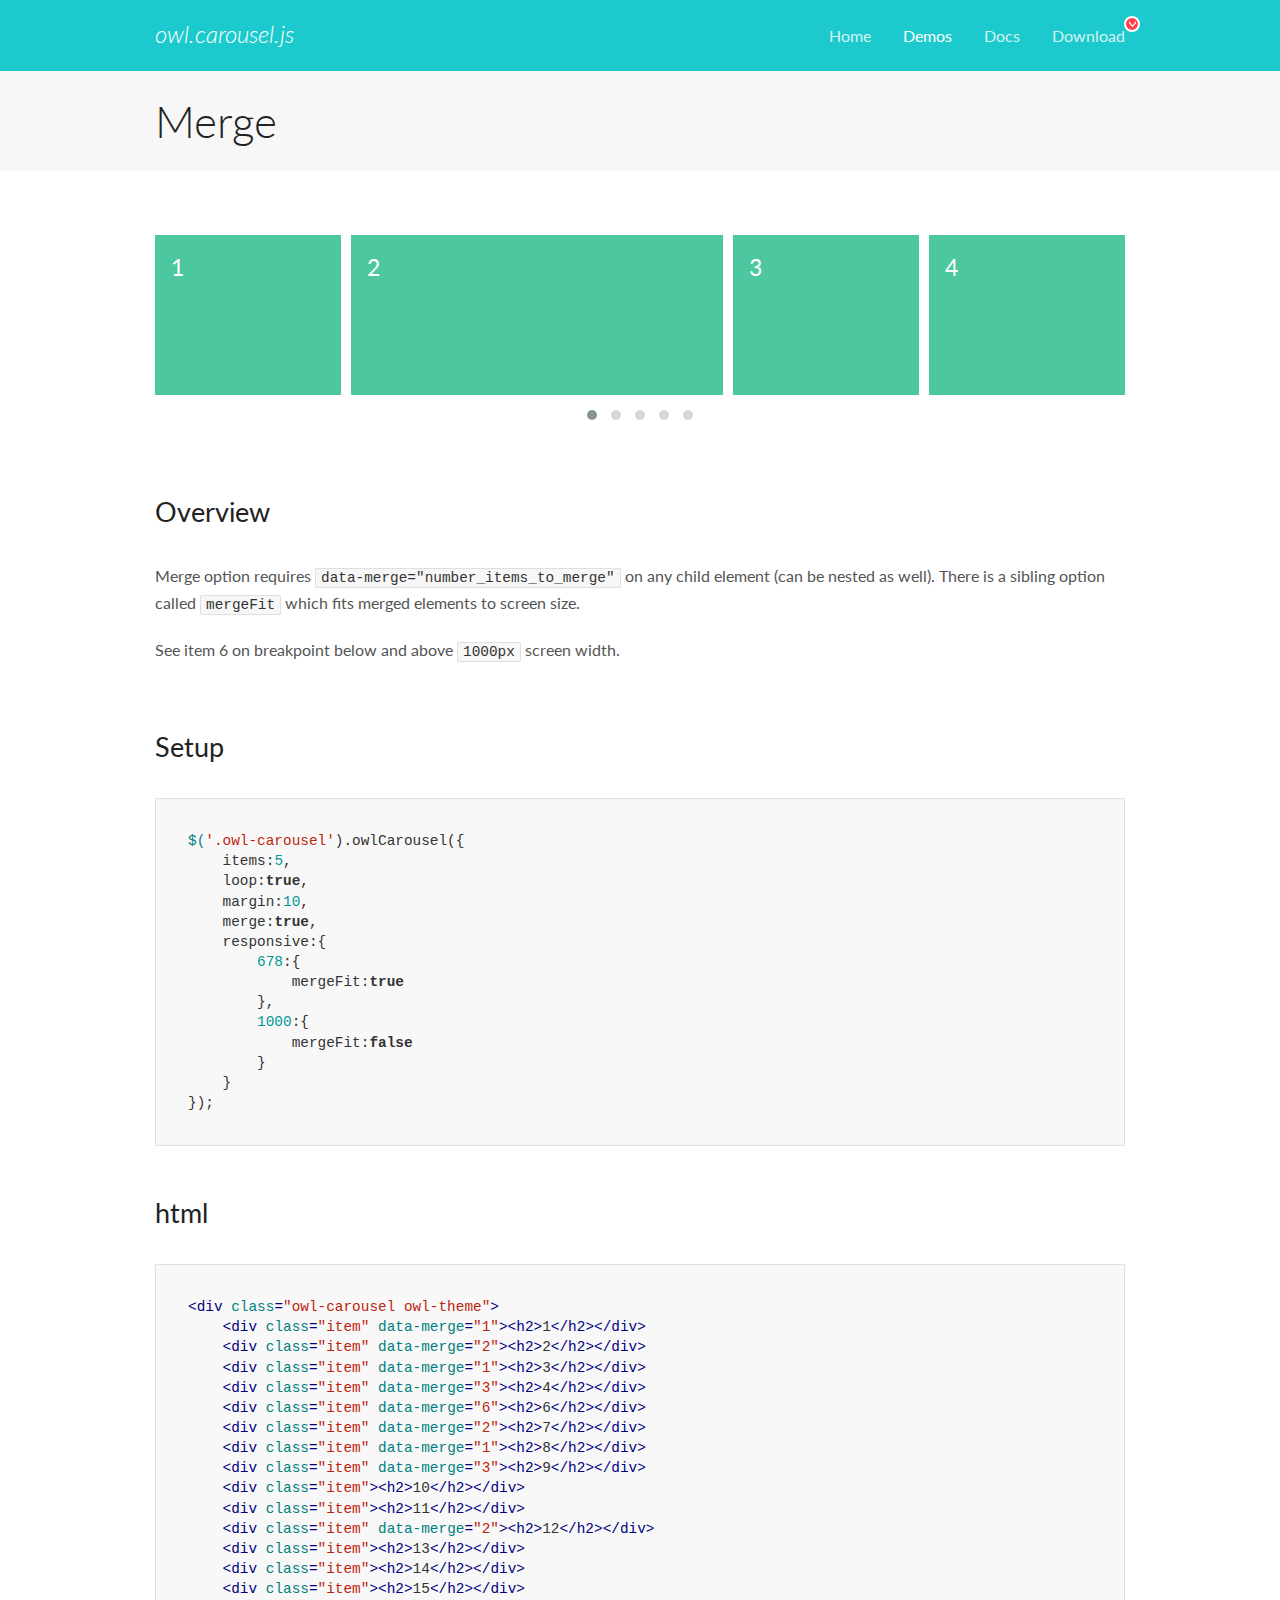
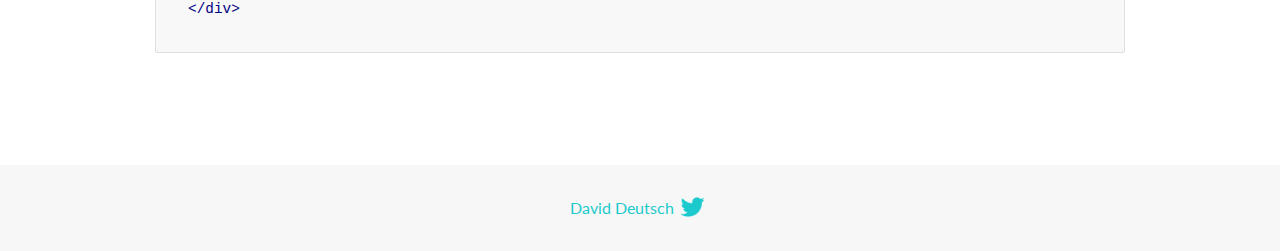
<file: OwlCarousel2-2.3.4/OwlCarousel2-2.3.4/docs/demos/merge.html>
<!DOCTYPE html>
<html lang="en">
  <head>

    <!-- head -->
    <meta charset="utf-8">
    <meta name="msapplication-tap-highlight" content="no" />
    <meta name="viewport" content="width=device-width, initial-scale=1.0" />
    <meta name="description" content="Merge Items">
    <meta name="author" content="David Deutsch">
    <title>
      Merge Demo | Owl Carousel | 2.3.4
    </title>

    <!-- Stylesheets -->
    <link href='https://fonts.googleapis.com/css?family=Lato:300,400,700,400italic,300italic' rel='stylesheet' type='text/css'>
    <link rel="stylesheet" href="../assets/css/docs.theme.min.css">

    <!-- Owl Stylesheets -->
    <link rel="stylesheet" href="../assets/owlcarousel/assets/owl.carousel.min.css">
    <link rel="stylesheet" href="../assets/owlcarousel/assets/owl.theme.default.min.css">

    <!-- HTML5 shim and Respond.js IE8 support of HTML5 elements and media queries -->

    <!--[if lt IE 9]>
      <script src="https://oss.maxcdn.com/libs/html5shiv/3.7.0/html5shiv.js"></script>
      <script src="https://oss.maxcdn.com/libs/respond.js/1.3.0/respond.min.js"></script>
    <![endif]-->

    <!-- Favicons -->
    <link rel="apple-touch-icon-precomposed" sizes="144x144" href="../assets/ico/apple-touch-icon-144-precomposed.png">
    <link rel="shortcut icon" href="../assets/ico/favicon.png">
    <link rel="shortcut icon" href="favicon.ico">

    <!-- Yeah i know js should not be in header. Its required for demos.-->

    <!-- javascript -->
    <script src="../assets/vendors/jquery.min.js"></script>
    <script src="../assets/owlcarousel/owl.carousel.js"></script>
  </head>
  <body>

    <!-- header -->
    <header class="header">
      <div class="row">
        <div class="large-12 columns">
          <div class="brand left">
            <h3>
              <a href="/OwlCarousel2/">owl.carousel.js</a> 
            </h3>
          </div>
          <a id="toggle-nav" class="right">
            <span></span> <span></span> <span></span> 
          </a> 
          <div class="nav-bar">
            <ul class="clearfix">
              <li> <a href="/OwlCarousel2/index.html">Home</a>  </li>
              <li class="active">
                <a href="/OwlCarousel2/demos/demos.html">Demos</a> 
              </li>
              <li> <a href="/OwlCarousel2/docs/started-welcome.html">Docs</a>  </li>
              <li>
                <a href="https://github.com/OwlCarousel2/OwlCarousel2/archive/2.3.4.zip">Download</a> 
                <span class="download"></span> 
              </li>
            </ul>
          </div>
        </div>
      </div>
    </header>

    <!-- title -->
    <section class="title">
      <div class="row">
        <div class="large-12 columns">
          <h1>Merge</h1>
        </div>
      </div>
    </section>

    <!--  Demos -->
    <section id="demos">
      <div class="row">
        <div class="large-12 columns">
          <div class="owl-carousel owl-theme">
            <div class="item" data-merge="1">
              <h4>1</h4>
            </div>
            <div class="item" data-merge="2">
              <h4>2</h4>
            </div>
            <div class="item" data-merge="1">
              <h4>3</h4>
            </div>
            <div class="item" data-merge="3">
              <h4>4</h4>
            </div>
            <div class="item" data-merge="6">
              <h4>6</h4>
            </div>
            <div class="item" data-merge="2">
              <h4>7</h4>
            </div>
            <div class="item" data-merge="1">
              <h4>8</h4>
            </div>
            <div class="item" data-merge="3">
              <h4>9</h4>
            </div>
            <div class="item">
              <h4>10</h4>
            </div>
            <div class="item">
              <h4>11</h4>
            </div>
            <div class="item" data-merge="2">
              <h4>12</h4>
            </div>
            <div class="item">
              <h4>13</h4>
            </div>
            <div class="item">
              <h4>14</h4>
            </div>
            <div class="item">
              <h4>15</h4>
            </div>
          </div>
          <h3 id="overview">Overview</h3>
          <p>Merge option requires <code>data-merge=&quot;number_items_to_merge&quot;</code> on any child element (can be nested as well). There is a sibling option called <code>mergeFit</code> which fits merged elements to screen size. </p>
          <p>See item 6 on breakpoint below and above <code>1000px</code> screen width.</p>
          <h3 id="setup">Setup</h3>
          <pre><code>$(&#39;.owl-carousel&#39;).owlCarousel({
    items:5,
    loop:true,
    margin:10,
    merge:true,
    responsive:{
        678:{
            mergeFit:true
        },
        1000:{
            mergeFit:false
        }
    }
});</code></pre>
          <h3 id="html">html</h3>
          <pre><code>&lt;div class=&quot;owl-carousel owl-theme&quot;&gt;
    &lt;div class=&quot;item&quot; data-merge=&quot;1&quot;&gt;&lt;h2&gt;1&lt;/h2&gt;&lt;/div&gt;
    &lt;div class=&quot;item&quot; data-merge=&quot;2&quot;&gt;&lt;h2&gt;2&lt;/h2&gt;&lt;/div&gt;
    &lt;div class=&quot;item&quot; data-merge=&quot;1&quot;&gt;&lt;h2&gt;3&lt;/h2&gt;&lt;/div&gt;
    &lt;div class=&quot;item&quot; data-merge=&quot;3&quot;&gt;&lt;h2&gt;4&lt;/h2&gt;&lt;/div&gt;
    &lt;div class=&quot;item&quot; data-merge=&quot;6&quot;&gt;&lt;h2&gt;6&lt;/h2&gt;&lt;/div&gt;
    &lt;div class=&quot;item&quot; data-merge=&quot;2&quot;&gt;&lt;h2&gt;7&lt;/h2&gt;&lt;/div&gt;
    &lt;div class=&quot;item&quot; data-merge=&quot;1&quot;&gt;&lt;h2&gt;8&lt;/h2&gt;&lt;/div&gt;
    &lt;div class=&quot;item&quot; data-merge=&quot;3&quot;&gt;&lt;h2&gt;9&lt;/h2&gt;&lt;/div&gt;
    &lt;div class=&quot;item&quot;&gt;&lt;h2&gt;10&lt;/h2&gt;&lt;/div&gt;
    &lt;div class=&quot;item&quot;&gt;&lt;h2&gt;11&lt;/h2&gt;&lt;/div&gt;
    &lt;div class=&quot;item&quot; data-merge=&quot;2&quot;&gt;&lt;h2&gt;12&lt;/h2&gt;&lt;/div&gt;
    &lt;div class=&quot;item&quot;&gt;&lt;h2&gt;13&lt;/h2&gt;&lt;/div&gt;
    &lt;div class=&quot;item&quot;&gt;&lt;h2&gt;14&lt;/h2&gt;&lt;/div&gt;
    &lt;div class=&quot;item&quot;&gt;&lt;h2&gt;15&lt;/h2&gt;&lt;/div&gt;
&lt;/div&gt;</code></pre>
          <script>
            $(document).ready(function() {
              $('.owl-carousel').owlCarousel({
                items: 5,
                loop: true,
                margin: 10,
                merge: true,
                responsive: {
                  678: {
                    mergeFit: true
                  },
                  1000: {
                    mergeFit: false
                  }
                }
              });
            })
          </script>
        </div>
      </div>
    </section>

    <!-- footer -->
    <footer class="footer">
      <div class="row">
        <div class="large-12 columns">
          <h5>
            <a href="/OwlCarousel2/docs/support-contact.html">David Deutsch</a> 
            <a id="custom-tweet-button" href="https://twitter.com/share?url=https://github.com/OwlCarousel2/OwlCarousel2&text=Owl Carousel - This is so awesome! " target="_blank"></a> 
          </h5>
        </div>
      </div>
    </footer>

    <!-- vendors -->
    <script src="../assets/vendors/highlight.js"></script>
    <script src="../assets/js/app.js"></script>
  </body>
</html>
</file>
<file: css/donate.css>
*{
    margin: 0;
    padding: 0;
}

.myform{
    display: flex;
    flex-direction: row;
    background: #104E8B;
    height: 38rem;
}
.text{
    font-family: sans-serif;
    float: left;
    width: 40vw;
    margin: 5rem 2rem;
    color: white;
}
.text1{
    margin: 12px 0px;
}
.text img{
    margin: 3rem 0px 0px 12rem;  
    border-radius: 8rem;
}
.myform .items{
    color: white;
    float: right;
    padding: 15px;
    margin-left: 3rem;
}
.btn1 button{
    background-color: transparent;
    border: 1px solid white;
    border-radius: 5px;
    padding: 9px 2.5rem;
    font-size: 15px;
    color: white;
    margin: 8px 2px;
    font-weight: bold;
}
.btn1 button:hover{
    color: blue;
    background: white;
    cursor: pointer;
}
.btn2 button{
    background-color: transparent;
    border: 1px solid white;
    border-radius: 5px;
    padding: 9px 1.5rem;
    font-size: 15px;
    color: white;
    margin: 8px 2px;
    font-weight: bold;
}
.btn2 button:hover{
    color: blue;
    background: white;
    cursor: pointer;
}
.items h3{
    margin: 8px 0px;
}
label input{
    margin: 20px 0px;
    font-size: 18px;
}
.name{
    width: 35.9rem;
    height: 2.7rem;
    border: none;
    border-radius: 4px;
    margin-bottom: 24px;
}
.btn3 {
    color: white;
    padding: 1rem 2rem;
    background: blue;
    border: none;
    border-radius: 4px;
    margin: 14px 2px ;
    font-size: 12.3px;
    font-weight: bold;
}
.btn3:hover{
    background: white;
    color: blue;
    cursor: pointer;
}
</file>
<file: css/signup.css>
body{
    margin: 0;
    padding: 0;
    background-image: url(../asset/blogbackground5.jpg);
    background-size: cover;
    font-family: sans-serif;
    background-position: center;
}
.signup{
    width: 400px;
    border-radius: 0.5rem;
    box-shadow: 0 0 3px 0 rgba(0,0,0,0.3);
    background: #fff;
    padding: 20px 40px 20px;
    margin: 8% auto 0;
    text-align: center;
}
.signup h1{
    color: #1c8adb;
    margin-bottom: 30px;
}
.my-input{
    border-radius: 20px;
    padding: 10px;
    margin: 10px 0;
    width: 100%;
    border: 1px solid #999;
    outline: none;
}
button{
    font-size: 15px;
    color: #fff;
    border-radius: 20px;
    padding: 10px;
    margin: 10px 0;
    width: 100%;
    border: none;
    outline: none;
    cursor: pointer;
}
.btn1{
    background-color: #1c8adb;
}
.btn2{
    background-color: #21afde;
}
a {
    text-decoration: none;
}
hr{
    margin-top: 20px;
    width: 220px;
}
.or{
    background: #fff;
    width: 30px;
    margin: -19px auto 10px;
}
img{
    border-radius: 3rem;
    width: 70px;
    margin-top: -50px;
}
</file>
